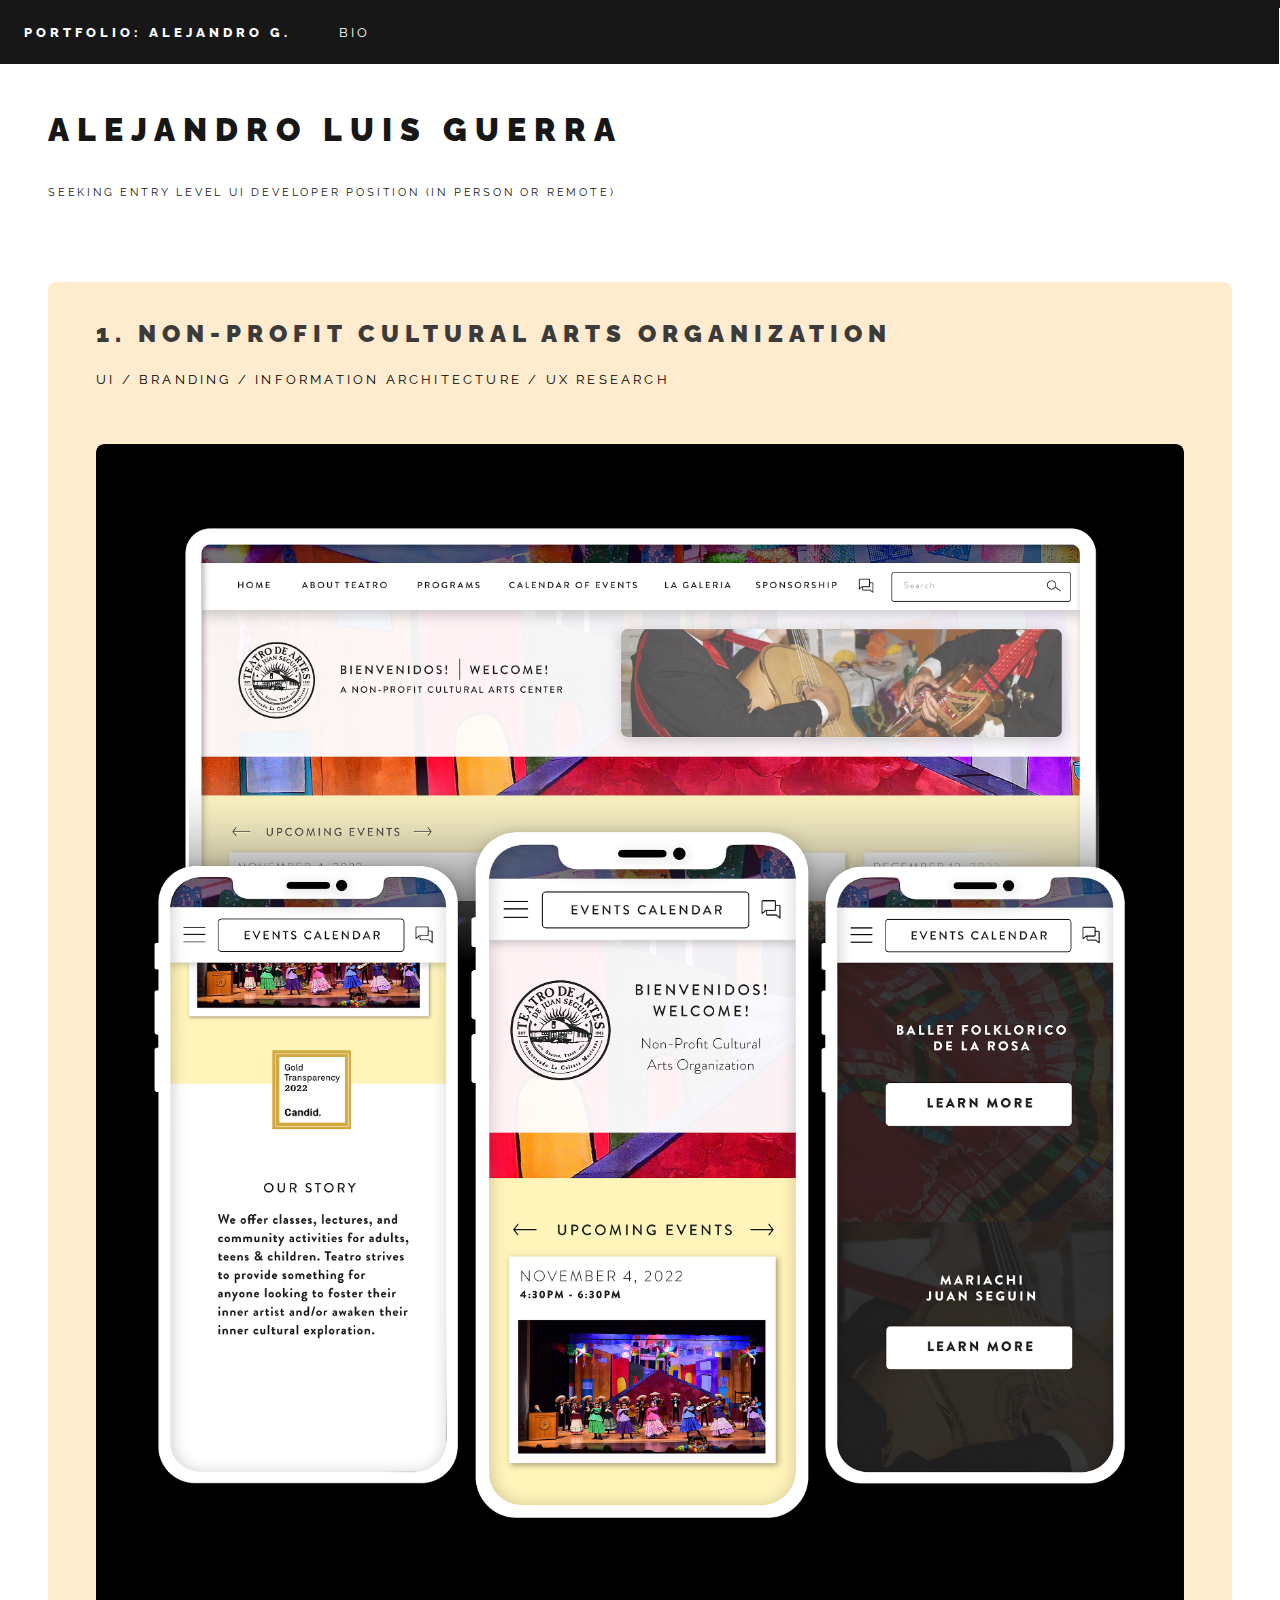
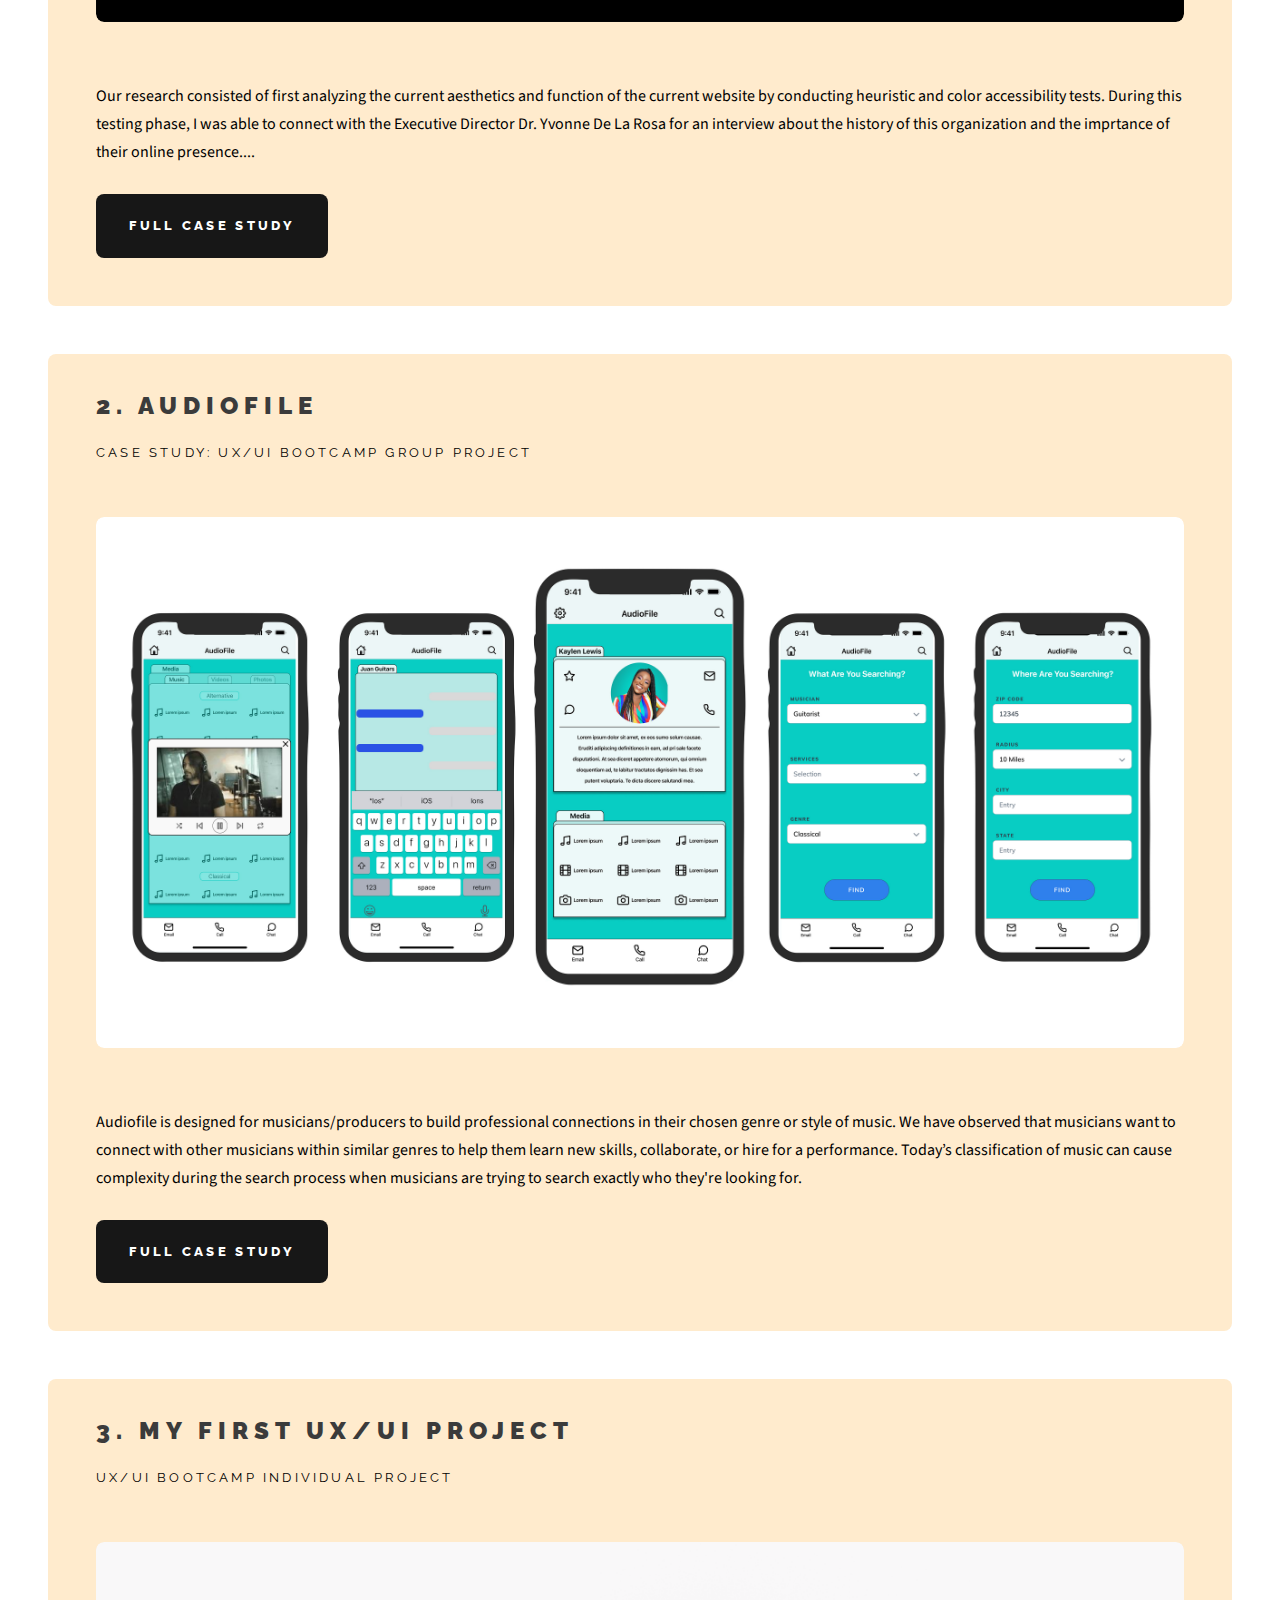
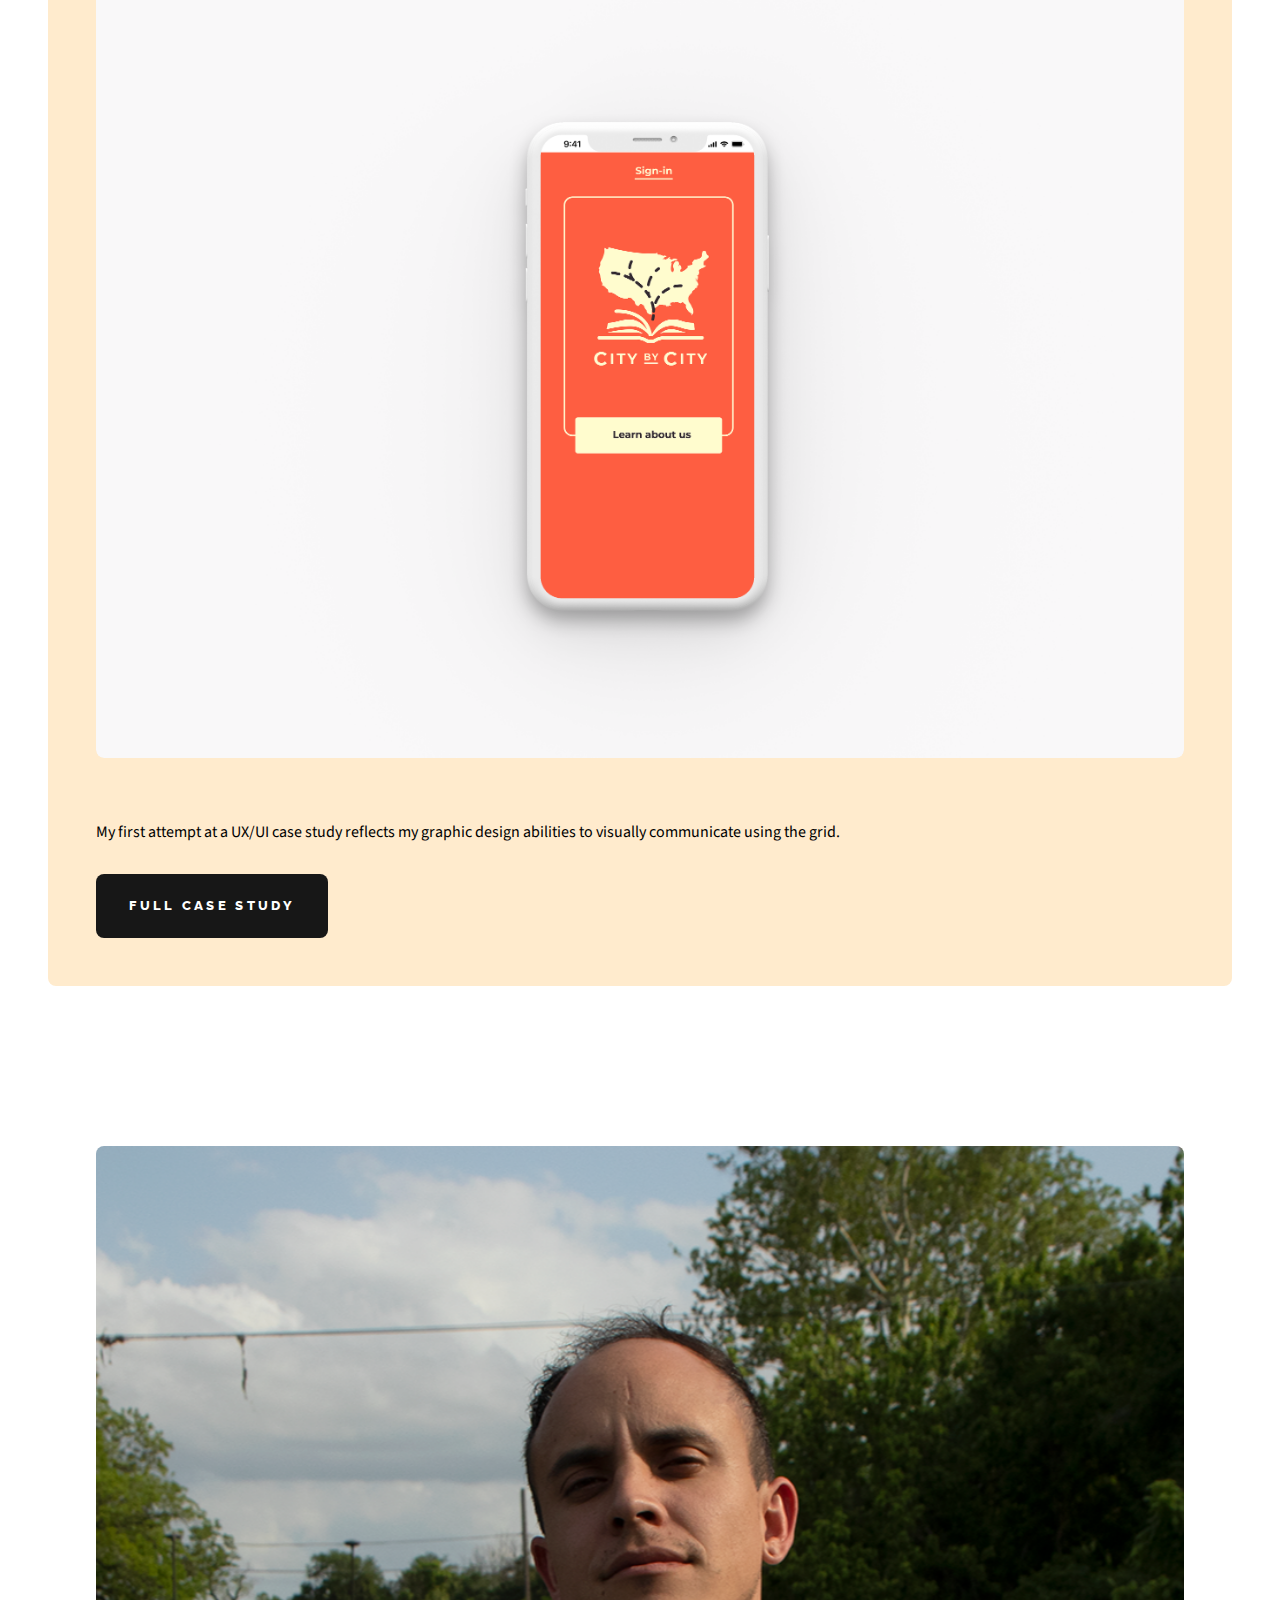
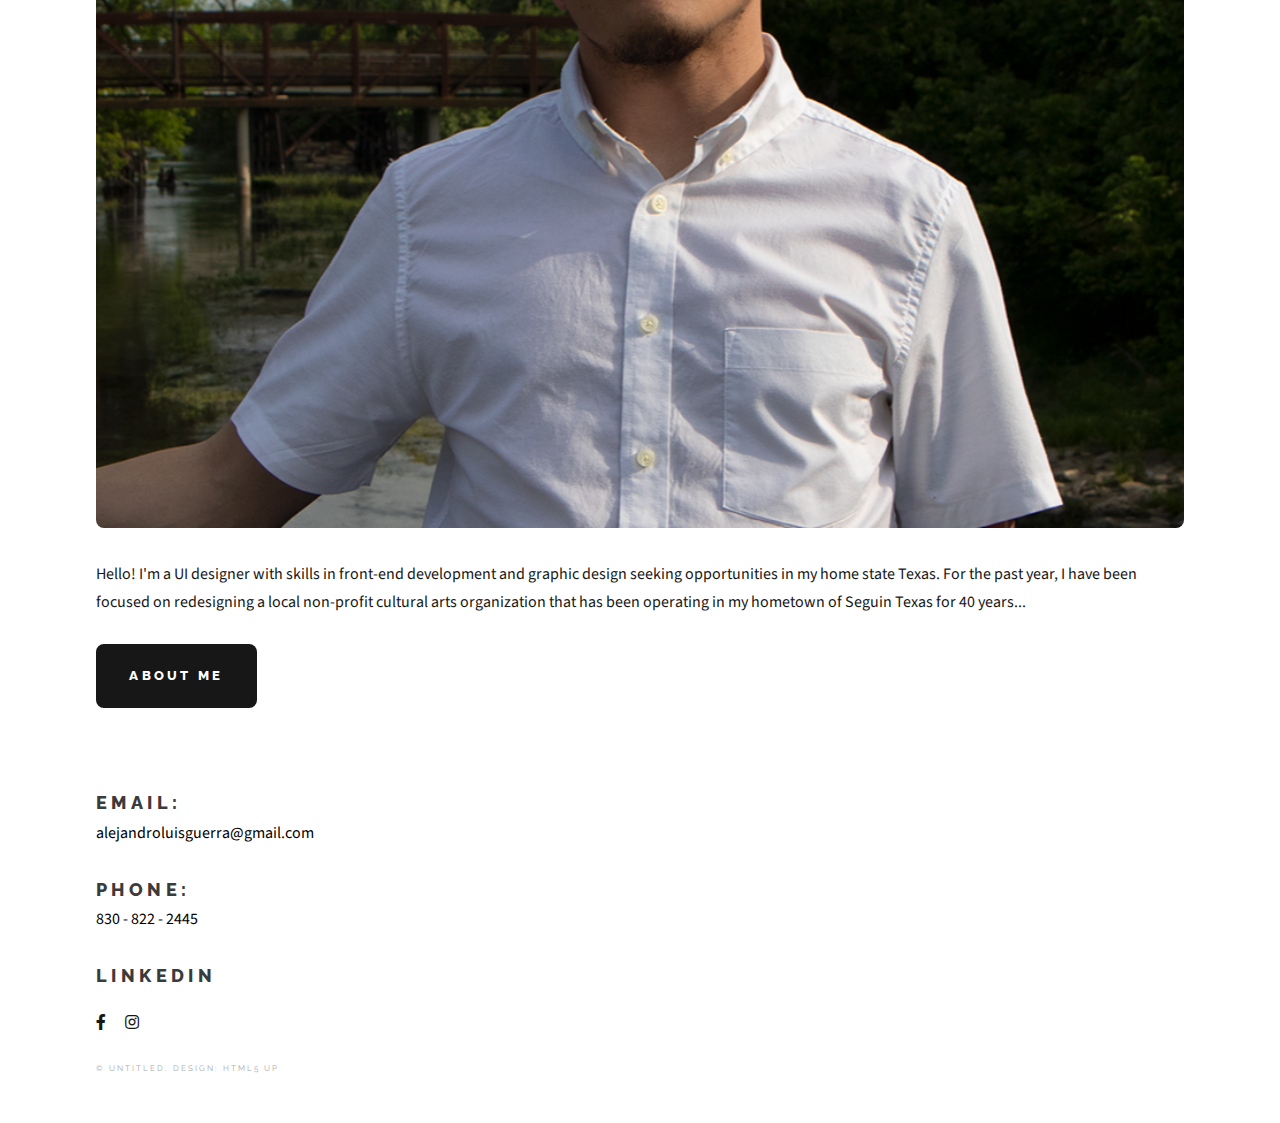
<file: index.html>
<!DOCTYPE HTML>
<!--
	Future Imperfect by HTML5 UP
	html5up.net | @ajlkn
	Free for personal and commercial use under the CCA 3.0 license (html5up.net/license)
-->
<html>
	<head>
		<title>Alejandro L. Guerra UX/UI Portfolio</title>
		<meta charset="utf-8" />
		<meta name="viewport" content="width=device-width, initial-scale=1, user-scalable=no" />
		<link rel="stylesheet" href="assets/css/main.css" />
	</head>
	<body class="is-preload">

		<!-- Wrapper -->
			<div id="wrapper">

				<!-- Header -->
					<header id="header">
						<h1><a href="index.html">Portfolio: Alejandro G.</a></h1>
						<nav class="links">
							<ul>
								<li><a href="about.html">Bio</a></li>
								
								
								
								
							</ul>
						</nav>
						<nav class="main">
							<ul>

								<li class="menu">
									<a class="fa-bars" href="#menu">Menu</a>
								</li>
							</ul>
						</nav>
					</header>

				<!-- Menu -->
					<section id="menu">


						<!-- Links -->
							<section>
								<ul class="links">
									<li>
										<a href="single.html">
											<h3>Case Study 1</h3>
											<p>Non-Profit Redesign</p>
										</a>
									</li>
									<li>
										<a href="tamales.html">
											<h3>Case Study 2</h3>
											<p>Classwork: Group</p>
										</a>
									</li>
									<li>
										<a href="citybycity.html">
											<h3>Case Study 3</h3>
											<p>Classwork: Individual</p>
										</a>
									</li>
									<li>
										<a href="about.html">
											<h3>Background/Education</h3>
											<p>About Page</p>
										</a>
									</li>
									<li>
										<a href="resume.html">
											<h3>Skills/Resume</h3>
											<p>Resume Page</p>
										</a>
									</li>
								</ul>
							</section>

						<!-- Actions -->
							<section>
								<ul class="actions stacked">
									<li><a href="contact.html" class="button large fit">Contact</a></li>
								</ul>
							</section>

					</section>

				<!-- Main -->
					
				
				<div id="main">
						<!-- Post -->
						<br><article class="post">
								<header>
									<div class="title">
										<h2><a href="single.html">1. Non-Profit Cultural Arts Organization</a></h2>
										<p>UI / Branding / Information Architecture / UX Research</p>
									</div>

								</header>
								<a href="single.html" class="image featured"><img src="images/Teatroport5.jpg" alt="" /></a>
								<br><p>Our research consisted of first analyzing the current aesthetics and function of the current website by conducting heuristic and color accessibility tests. During this testing phase, I was able to connect with the Executive Director Dr. Yvonne De La Rosa for an interview about the history of this organization and the imprtance of their online presence....
									</p>
									<br><footer>
									<ul class="actions">
										<li><a href="single.html" class="button large">Full Case Study</a></li>
									</ul>
									<ul class="stats">
										<!--<li><a href="#">Download PDF</a></li>-->
									</ul>
								</footer>
							</article>

						<!-- Post -->
							<article class="post">
								<header>
									<div class="title">
										<h2><a href="audiofile.html">2. Audiofile</a></h2>
										<p>Case Study: UX/UI Bootcamp Group Project</p>
									</div>

								</header>
								<a href="audiofile.html" class="image featured"><img src="images/audiofileslide20.jpg" alt="" /></a>
								<br><p>Audiofile is designed for musicians/producers to build professional connections in their chosen genre or style of music. We have observed that musicians want to connect with other musicians within similar genres to help them learn new skills, collaborate, or hire for a performance. Today’s classification of music can cause complexity during the search process when musicians are trying to search exactly who they're looking for.</p>
								<br><footer>
									<ul class="actions">
										<li><a href="audiofile.html" class="button large">Full Case Study</a></li>
									</ul>
									<ul class="stats">
										<!--<li><a href="#">Download PDF</a></li>-->
									</ul>
								</footer>
							</article>

						<!-- Post -->
							<article class="post">
								<header>
									<div class="title">
										<h2><a href="citybycity.html">3. My first UX/UI project</a></h2>
										<p>UX/UI Bootcamp Individual Project</p>
									</div>

								</header>
								<a href="citybycity.html" class="image featured"><img src="images/Scene 6.png" alt="" /></a>
								<br><p>My first attempt at a UX/UI case study reflects my graphic design abilities to visually communicate using the grid.</p>
								<br><footer>
									<ul class="actions">
										<li><a href="citybycity.html" class="button large">Full Case Study</a></li>
									</ul>
									<ul class="stats">
										<!--<li><a href="#">Download PDF</a></li>-->
									</ul>
								</footer>
							</article>

						<!-- Post -->
						<!--
							<article class="post">
								<header>
									<div class="title">
										<h2><a href="#">Elements</a></h2>
										<p>Lorem ipsum dolor amet nullam consequat etiam feugiat</p>
									</div>
									<div class="meta">
										<time class="published" datetime="2015-10-18">October 18, 2015</time>
										<a href="#" class="author"><span class="name">Jane Doe</span><img src="images/avatar.jpg" alt="" /></a>
									</div>
								</header>

								<section>
									<h3>Text</h3>
									<p>This is <b>bold</b> and this is <strong>strong</strong>. This is <i>italic</i> and this is <em>emphasized</em>.
									This is <sup>superscript</sup> text and this is <sub>subscript</sub> text.
									This is <u>underlined</u> and this is code: <code>for (;;) { ... }</code>. Finally, <a href="#">this is a link</a>.</p>
									<hr />
									<p>Nunc lacinia ante nunc ac lobortis. Interdum adipiscing gravida odio porttitor sem non mi integer non faucibus ornare mi ut ante amet placerat aliquet. Volutpat eu sed ante lacinia sapien lorem accumsan varius montes viverra nibh in adipiscing blandit tempus accumsan.</p>
									<hr />
									<h2>Heading Level 2</h2>
									<h3>Heading Level 3</h3>
									<h4>Heading Level 4</h4>
									<hr />
									<h4>Blockquote</h4>
									<blockquote>Fringilla nisl. Donec accumsan interdum nisi, quis tincidunt felis sagittis eget tempus euismod. Vestibulum ante ipsum primis in faucibus vestibulum. Blandit adipiscing eu felis iaculis volutpat ac adipiscing accumsan faucibus. Vestibulum ante ipsum primis in faucibus lorem ipsum dolor sit amet nullam adipiscing eu felis.</blockquote>
									<h4>Preformatted</h4>
									<pre><code>i = 0;

while (!deck.isInOrder()) {
  print 'Iteration ' + i;
  deck.shuffle();
  i++;
}

print 'It took ' + i + ' iterations to sort the deck.';</code></pre>
								</section>

								<section>
									<h3>Lists</h3>
									<div class="row">
										<div class="col-6 col-12-medium">
											<h4>Unordered</h4>
											<ul>
												<li>Dolor pulvinar etiam.</li>
												<li>Sagittis adipiscing.</li>
												<li>Felis enim feugiat.</li>
											</ul>
											<h4>Alternate</h4>
											<ul class="alt">
												<li>Dolor pulvinar etiam.</li>
												<li>Sagittis adipiscing.</li>
												<li>Felis enim feugiat.</li>
											</ul>
										</div>
										<div class="col-6 col-12-medium">
											<h4>Ordered</h4>
											<ol>
												<li>Dolor pulvinar etiam.</li>
												<li>Etiam vel felis viverra.</li>
												<li>Felis enim feugiat.</li>
												<li>Dolor pulvinar etiam.</li>
												<li>Etiam vel felis lorem.</li>
												<li>Felis enim et feugiat.</li>
											</ol>
											<h4>Icons</h4>
											<ul class="icons">
												<li><a href="#" class="icon brands fa-twitter"><span class="label">Twitter</span></a></li>
												<li><a href="#" class="icon brands fa-facebook-f"><span class="label">Facebook</span></a></li>
												<li><a href="#" class="icon brands fa-instagram"><span class="label">Instagram</span></a></li>
												<li><a href="#" class="icon brands fa-github"><span class="label">Github</span></a></li>
											</ul>
										</div>
									</div>
									<h3>Actions</h3>
									<div class="row">
										<div class="col-6 col-12-medium">
											<ul class="actions">
												<li><a href="#" class="button">Default</a></li>
												<li><a href="#" class="button">Default</a></li>
												<li><a href="#" class="button">Default</a></li>
											</ul>
											<ul class="actions small">
												<li><a href="#" class="button small">Small</a></li>
												<li><a href="#" class="button small">Small</a></li>
												<li><a href="#" class="button small">Small</a></li>
											</ul>
											<ul class="actions stacked">
												<li><a href="#" class="button">Default</a></li>
												<li><a href="#" class="button">Default</a></li>
												<li><a href="#" class="button">Default</a></li>
											</ul>
											<ul class="actions stacked">
												<li><a href="#" class="button small">Small</a></li>
												<li><a href="#" class="button small">Small</a></li>
												<li><a href="#" class="button small">Small</a></li>
											</ul>
										</div>
										<div class="col-6 col-12-medium">
											<ul class="actions stacked">
												<li><a href="#" class="button fit">Default</a></li>
												<li><a href="#" class="button fit">Default</a></li>
											</ul>
											<ul class="actions stacked">
												<li><a href="#" class="button small fit">Small</a></li>
												<li><a href="#" class="button small fit">Small</a></li>
											</ul>
										</div>
									</div>
								</section>

								<section>
									<h3>Table</h3>
									<h4>Default</h4>
									<div class="table-wrapper">
										<table>
											<thead>
												<tr>
													<th>Name</th>
													<th>Description</th>
													<th>Price</th>
												</tr>
											</thead>
											<tbody>
												<tr>
													<td>Item One</td>
													<td>Ante turpis integer aliquet porttitor.</td>
													<td>29.99</td>
												</tr>
												<tr>
													<td>Item Two</td>
													<td>Vis ac commodo adipiscing arcu aliquet.</td>
													<td>19.99</td>
												</tr>
												<tr>
													<td>Item Three</td>
													<td> Morbi faucibus arcu accumsan lorem.</td>
													<td>29.99</td>
												</tr>
												<tr>
													<td>Item Four</td>
													<td>Vitae integer tempus condimentum.</td>
													<td>19.99</td>
												</tr>
												<tr>
													<td>Item Five</td>
													<td>Ante turpis integer aliquet porttitor.</td>
													<td>29.99</td>
												</tr>
											</tbody>
											<tfoot>
												<tr>
													<td colspan="2"></td>
													<td>100.00</td>
												</tr>
											</tfoot>
										</table>
									</div>

									<h4>Alternate</h4>
									<div class="table-wrapper">
										<table class="alt">
											<thead>
												<tr>
													<th>Name</th>
													<th>Description</th>
													<th>Price</th>
												</tr>
											</thead>
											<tbody>
												<tr>
													<td>Item One</td>
													<td>Ante turpis integer aliquet porttitor.</td>
													<td>29.99</td>
												</tr>
												<tr>
													<td>Item Two</td>
													<td>Vis ac commodo adipiscing arcu aliquet.</td>
													<td>19.99</td>
												</tr>
												<tr>
													<td>Item Three</td>
													<td> Morbi faucibus arcu accumsan lorem.</td>
													<td>29.99</td>
												</tr>
												<tr>
													<td>Item Four</td>
													<td>Vitae integer tempus condimentum.</td>
													<td>19.99</td>
												</tr>
												<tr>
													<td>Item Five</td>
													<td>Ante turpis integer aliquet porttitor.</td>
													<td>29.99</td>
												</tr>
											</tbody>
											<tfoot>
												<tr>
													<td colspan="2"></td>
													<td>100.00</td>
												</tr>
											</tfoot>
										</table>
									</div>
								</section>

								<section>
									<h3>Buttons</h3>
									<ul class="actions">
										<li><a href="#" class="button large">Large</a></li>
										<li><a href="#" class="button">Default</a></li>
										<li><a href="#" class="button small">Small</a></li>
									</ul>
									<ul class="actions fit">
										<li><a href="#" class="button fit">Fit</a></li>
										<li><a href="#" class="button fit">Fit</a></li>
										<li><a href="#" class="button fit">Fit</a></li>
									</ul>
									<ul class="actions fit small">
										<li><a href="#" class="button fit small">Fit + Small</a></li>
										<li><a href="#" class="button fit small">Fit + Small</a></li>
										<li><a href="#" class="button fit small">Fit + Small</a></li>
									</ul>
									<ul class="actions">
										<li><a href="#" class="button icon solid fa-download">Icon</a></li>
										<li><a href="#" class="button icon solid fa-upload">Icon</a></li>
										<li><a href="#" class="button icon solid fa-save">Icon</a></li>
									</ul>
									<ul class="actions">
										<li><span class="button disabled">Disabled</span></li>
										<li><span class="button disabled icon solid fa-download">Disabled</span></li>
									</ul>
								</section>

								<section>
									<h3>Form</h3>
									<form method="post" action="#">
										<div class="row gtr-uniform">
											<div class="col-6 col-12-xsmall">
												<input type="text" name="demo-name" id="demo-name" value="" placeholder="Name" />
											</div>
											<div class="col-6 col-12-xsmall">
												<input type="email" name="demo-email" id="demo-email" value="" placeholder="Email" />
											</div>
											<div class="col-12">
												<select name="demo-category" id="demo-category">
													<option value="">- Category -</option>
													<option value="1">Manufacturing</option>
													<option value="1">Shipping</option>
													<option value="1">Administration</option>
													<option value="1">Human Resources</option>
												</select>
											</div>
											<div class="col-4 col-12-small">
												<input type="radio" id="demo-priority-low" name="demo-priority" checked>
												<label for="demo-priority-low">Low</label>
											</div>
											<div class="col-4 col-12-small">
												<input type="radio" id="demo-priority-normal" name="demo-priority">
												<label for="demo-priority-normal">Normal</label>
											</div>
											<div class="col-4 col-12-small">
												<input type="radio" id="demo-priority-high" name="demo-priority">
												<label for="demo-priority-high">High</label>
											</div>
											<div class="col-6 col-12-small">
												<input type="checkbox" id="demo-copy" name="demo-copy">
												<label for="demo-copy">Email me a copy</label>
											</div>
											<div class="col-6 col-12-small">
												<input type="checkbox" id="demo-human" name="demo-human" checked>
												<label for="demo-human">Not a robot</label>
											</div>
											<div class="col-12">
												<textarea name="demo-message" id="demo-message" placeholder="Enter your message" rows="6"></textarea>
											</div>
											<div class="col-12">
												<ul class="actions">
													<li><input type="submit" value="Send Message" /></li>
													<li><input type="reset" value="Reset" /></li>
												</ul>
											</div>
										</div>
									</form>
								</section>

								<section>
									<h3>Image</h3>
									<h4>Fit</h4>
									<div class="box alt">
										<div class="row gtr-uniform">
											<div class="col-12"><span class="image fit"><img src="images/pic02.jpg" alt="" /></span></div>
											<div class="col-4"><span class="image fit"><img src="images/pic04.jpg" alt="" /></span></div>
											<div class="col-4"><span class="image fit"><img src="images/pic05.jpg" alt="" /></span></div>
											<div class="col-4"><span class="image fit"><img src="images/pic06.jpg" alt="" /></span></div>
											<div class="col-4"><span class="image fit"><img src="images/pic06.jpg" alt="" /></span></div>
											<div class="col-4"><span class="image fit"><img src="images/pic04.jpg" alt="" /></span></div>
											<div class="col-4"><span class="image fit"><img src="images/pic05.jpg" alt="" /></span></div>
											<div class="col-4"><span class="image fit"><img src="images/pic05.jpg" alt="" /></span></div>
											<div class="col-4"><span class="image fit"><img src="images/pic06.jpg" alt="" /></span></div>
											<div class="col-4"><span class="image fit"><img src="images/pic04.jpg" alt="" /></span></div>
										</div>
									</div>
									<h4>Left &amp; Right</h4>
									<p><span class="image left"><img src="images/pic07.jpg" alt="" /></span>Fringilla nisl. Donec accumsan interdum nisi, quis tincidunt felis sagittis eget. tempus euismod. Vestibulum ante ipsum primis in faucibus vestibulum. Blandit adipiscing eu felis iaculis volutpat ac adipiscing accumsan eu faucibus. Integer ac pellentesque praesent tincidunt felis sagittis eget. tempus euismod. Vestibulum ante ipsum primis in faucibus vestibulum. Blandit adipiscing eu felis iaculis volutpat ac adipiscing accumsan eu faucibus. Integer ac pellentesque praesent. Donec accumsan interdum nisi, quis tincidunt felis sagittis eget. tempus euismod. Vestibulum ante ipsum primis in faucibus vestibulum. Blandit adipiscing eu felis iaculis volutpat ac adipiscing accumsan eu faucibus. Integer ac pellentesque praesent tincidunt felis sagittis eget. tempus euismod. Vestibulum ante ipsum primis in faucibus vestibulum. Blandit adipiscing eu felis iaculis volutpat ac adipiscing accumsan eu faucibus. Integer ac pellentesque praesent. Blandit adipiscing eu felis iaculis volutpat ac adipiscing accumsan eu faucibus. Integer ac pellentesque praesent tincidunt felis sagittis eget. tempus euismod. Vestibulum ante ipsum primis in faucibus vestibulum. Blandit adipiscing eu felis iaculis volutpat ac adipiscing accumsan eu faucibus. Integer ac pellentesque praesent.</p>
									<p><span class="image right"><img src="images/pic04.jpg" alt="" /></span>Fringilla nisl. Donec accumsan interdum nisi, quis tincidunt felis sagittis eget. tempus euismod. Vestibulum ante ipsum primis in faucibus vestibulum. Blandit adipiscing eu felis iaculis volutpat ac adipiscing accumsan eu faucibus. Integer ac pellentesque praesent tincidunt felis sagittis eget. tempus euismod. Vestibulum ante ipsum primis in faucibus vestibulum. Blandit adipiscing eu felis iaculis volutpat ac adipiscing accumsan eu faucibus. Integer ac pellentesque praesent. Donec accumsan interdum nisi, quis tincidunt felis sagittis eget. tempus euismod. Vestibulum ante ipsum primis in faucibus vestibulum. Blandit adipiscing eu felis iaculis volutpat ac adipiscing accumsan eu faucibus. Integer ac pellentesque praesent tincidunt felis sagittis eget. tempus euismod. Vestibulum ante ipsum primis in faucibus vestibulum. Blandit adipiscing eu felis iaculis volutpat ac adipiscing accumsan eu faucibus. Integer ac pellentesque praesent. Blandit adipiscing eu felis iaculis volutpat ac adipiscing accumsan eu faucibus. Integer ac pellentesque praesent tincidunt felis sagittis eget. tempus euismod. Vestibulum ante ipsum primis in faucibus vestibulum. Blandit adipiscing eu felis iaculis volutpat ac adipiscing accumsan eu faucibus. Integer ac pellentesque praesent.</p>
								</section>

							</article>
						-->

						<!-- Pagination -->
							<ul class="actions pagination">

							</ul>

					</div>

				<!-- Sidebar -->
					<section id="sidebar">

						<!-- Intro -->
							<div id="intro">
								<header>
									<h2>Alejandro Luis Guerra</h2>
									<p>Seeking entry level UI developer position (In Person or remote)</p>
								</header>
							</div>
							<a class="image featured"><img src="images/profpic (2).png" alt="" /></span></a>
							<div class="blurb">
							
								<p>Hello! I'm a UI designer with skills in front-end development and graphic design seeking opportunities in my home state Texas. For the past year, I have been focused on redesigning a local non-profit cultural arts organization that has been operating in my hometown of Seguin Texas for 40 years...</p>
								<br><ul class="actions">
									<li><a href="about.html" class="button large">About Me</a></li>
								</ul>
							
							
						</div>
						<!-- Mini Posts --> <!--
							<section>
								<div class="mini-posts"> -->



									<!-- Mini Post -->
										<!--<article class="mini-post">
											<header>
												<h3><a href="essay.html">My UX/UI Design Journey</a></h3>
												<p>Personal essay</p>
												
											</header>
											<a href="essay.html" class="image"><img src="images/nitish.jpg" alt="" /></a>
										</article>
									-->
									<!-- Mini Post 
									<article class="mini-post">
										<header>
											<h3><a href="about.html">Background & Education</a></h3>
											<p>About Page</p>
											
										</header>
										<a href="about.html" class="image"><img src="images/utsapic.jpg" alt="" /></a>
									</article>
										-->
									<!-- Mini Post --><!-- 
										<article class="mini-post">
											<header>
												<h3><a href="resume.html">Skills & Resume</a></h3>
												<p>Resume page</p>
												
											</header>
											<a href="resume.html" class="image"><img src="images/programs.jpg" alt="" /></a>
										</article> 
									-->
								<!-- </div>
							</section>  -->

						<!-- About -->


						<!-- Footer -->
							<section id="footer">
								<h2>Email:</h2>
								<p>alejandroluisguerra@gmail.com</p>
								<br><h2>Phone:</h2>
								<p>830 - 822 - 2445</p>
								<br><h2><a href="https://www.linkedin.com/in/alejandroluisguerra/">Linkedin</a></h2>
								<ul class="icons">
								
									<li><a href="https://www.facebook.com/alejandro.l.guerra" class="icon brands fa-facebook-f"><span class="label">Facebook</span></a></li>
									<li><a href="https://www.instagram.com/aluisworks/" class="icon brands fa-instagram"><span class="label">Instagram</span></a></li>

									
								</ul>
								<p class="copyright">&copy; Untitled. Design: <a href="http://html5up.net">HTML5 UP</a></p>
							</section>

					</section>

			</div>

		<!-- Scripts -->
			<script src="assets/js/jquery.min.js"></script>
			<script src="assets/js/browser.min.js"></script>
			<script src="assets/js/breakpoints.min.js"></script>
			<script src="assets/js/util.js"></script>
			<script src="assets/js/main.js"></script>


	</body>
</html>
</file>
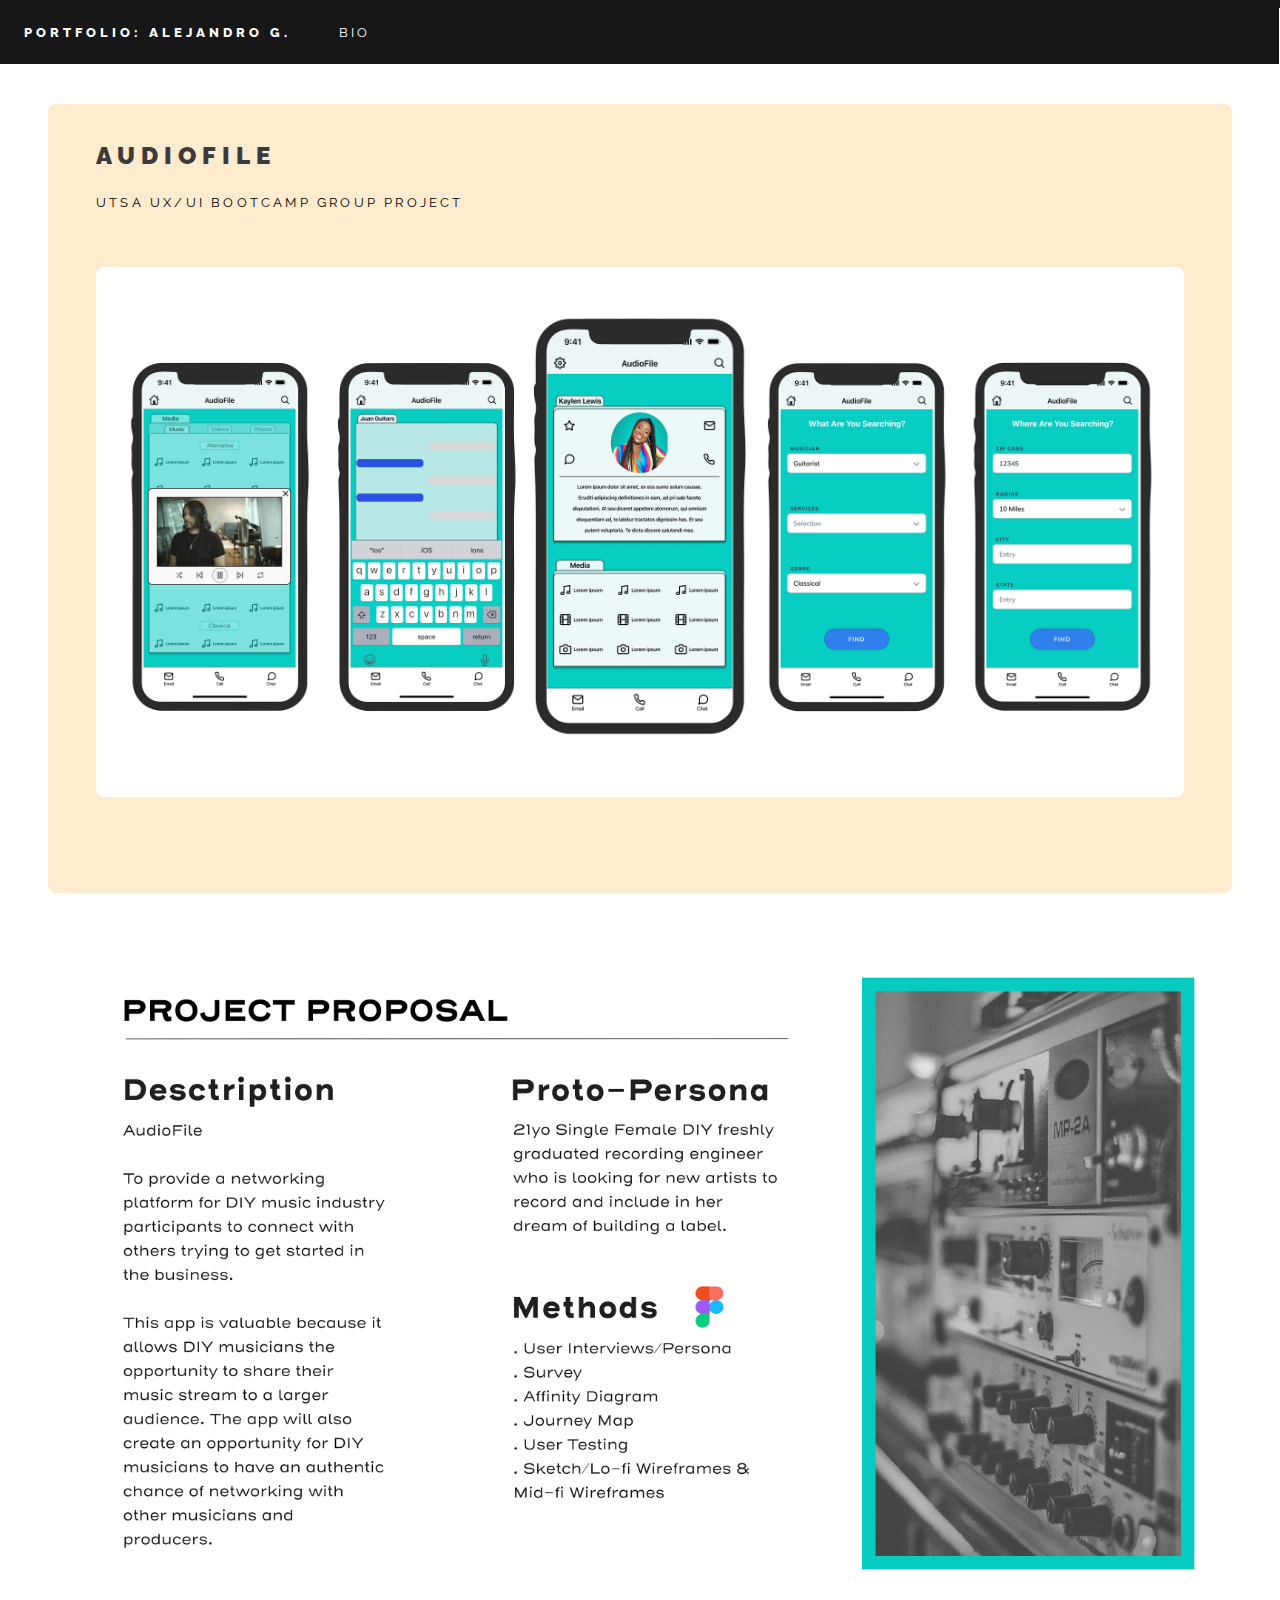
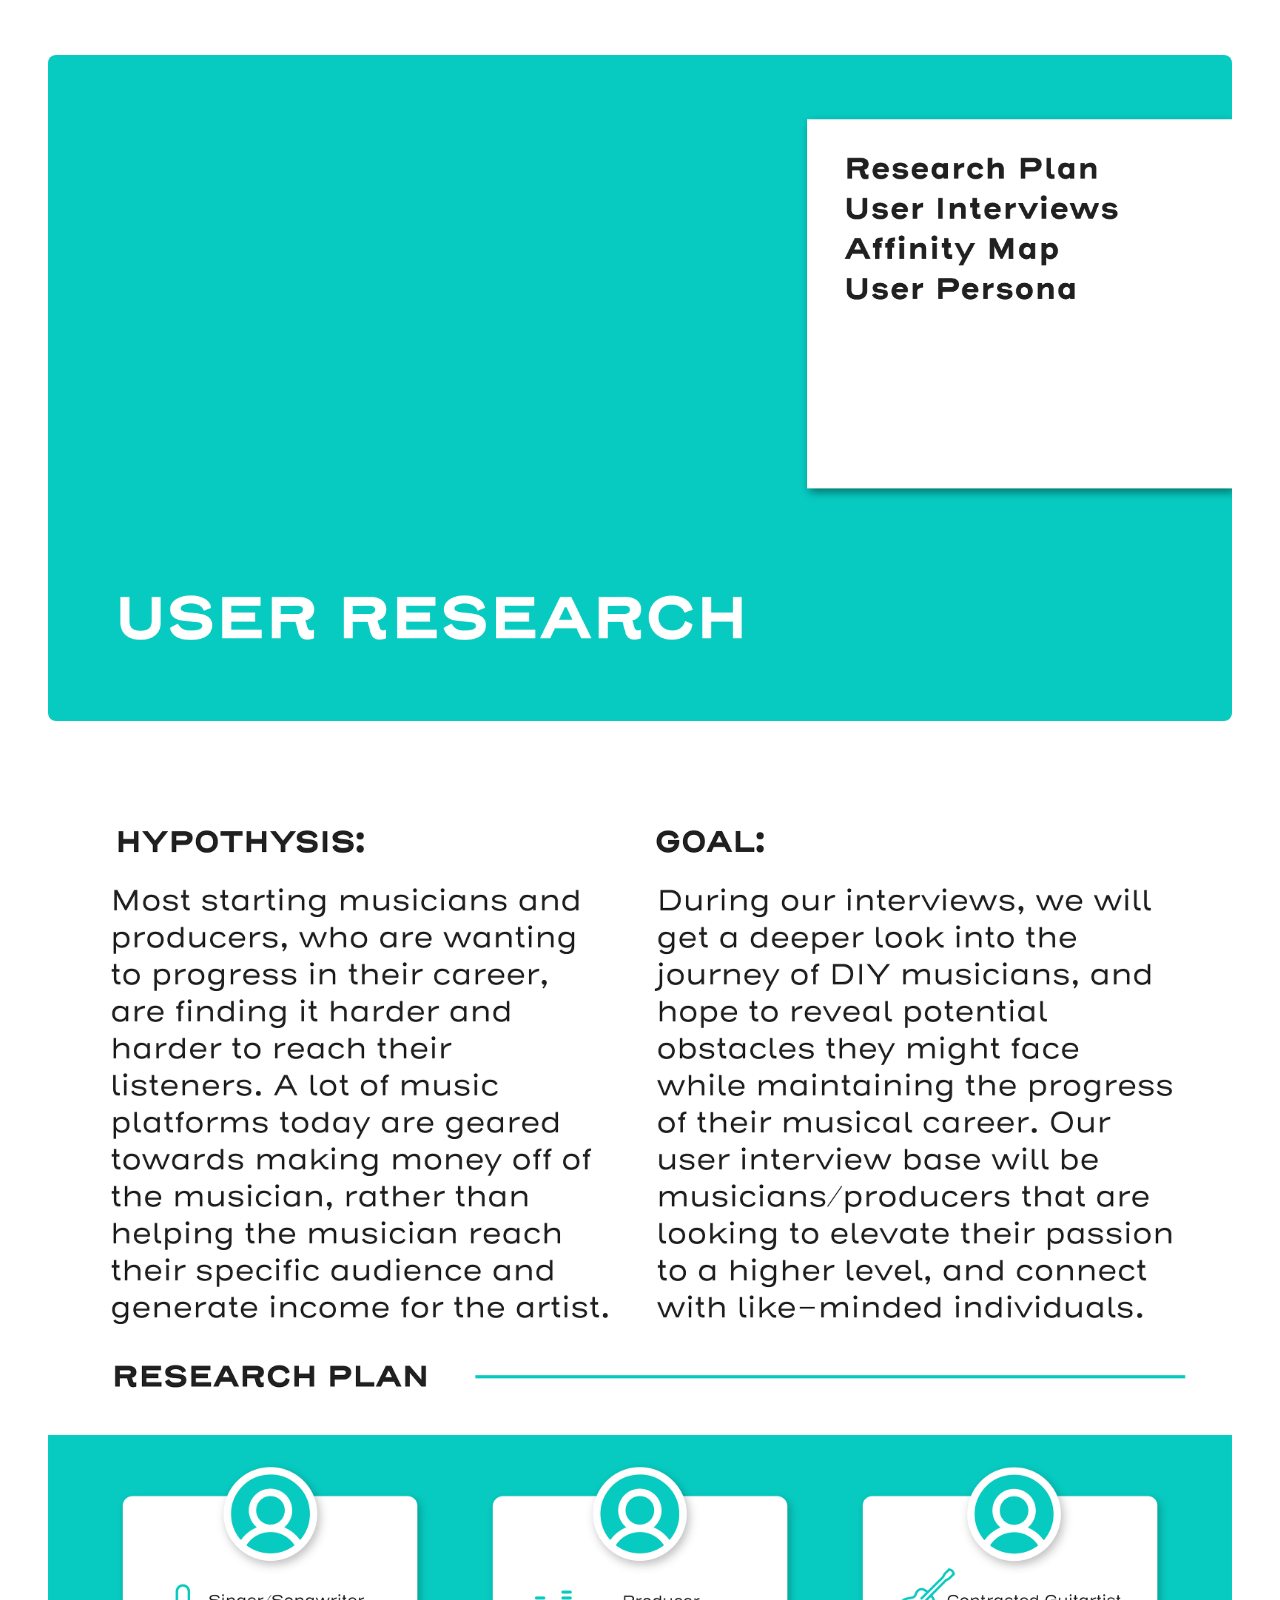
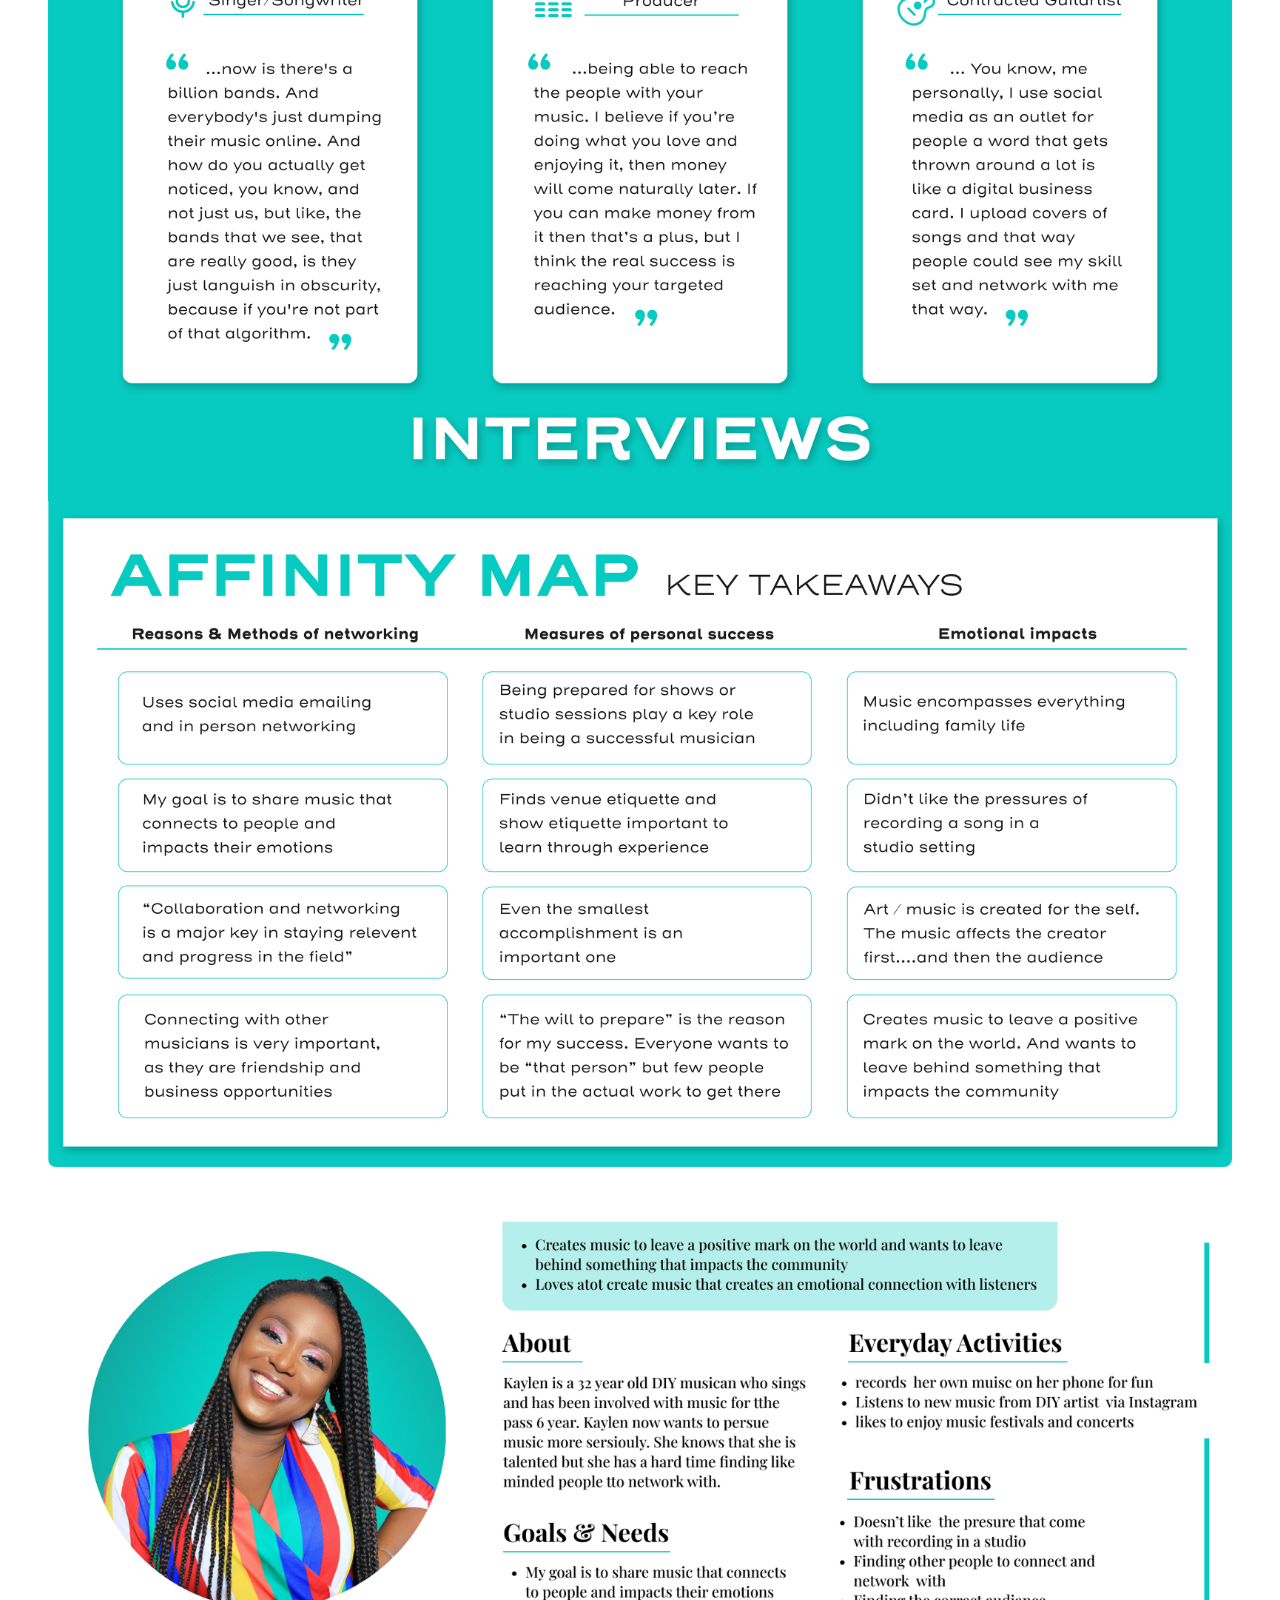
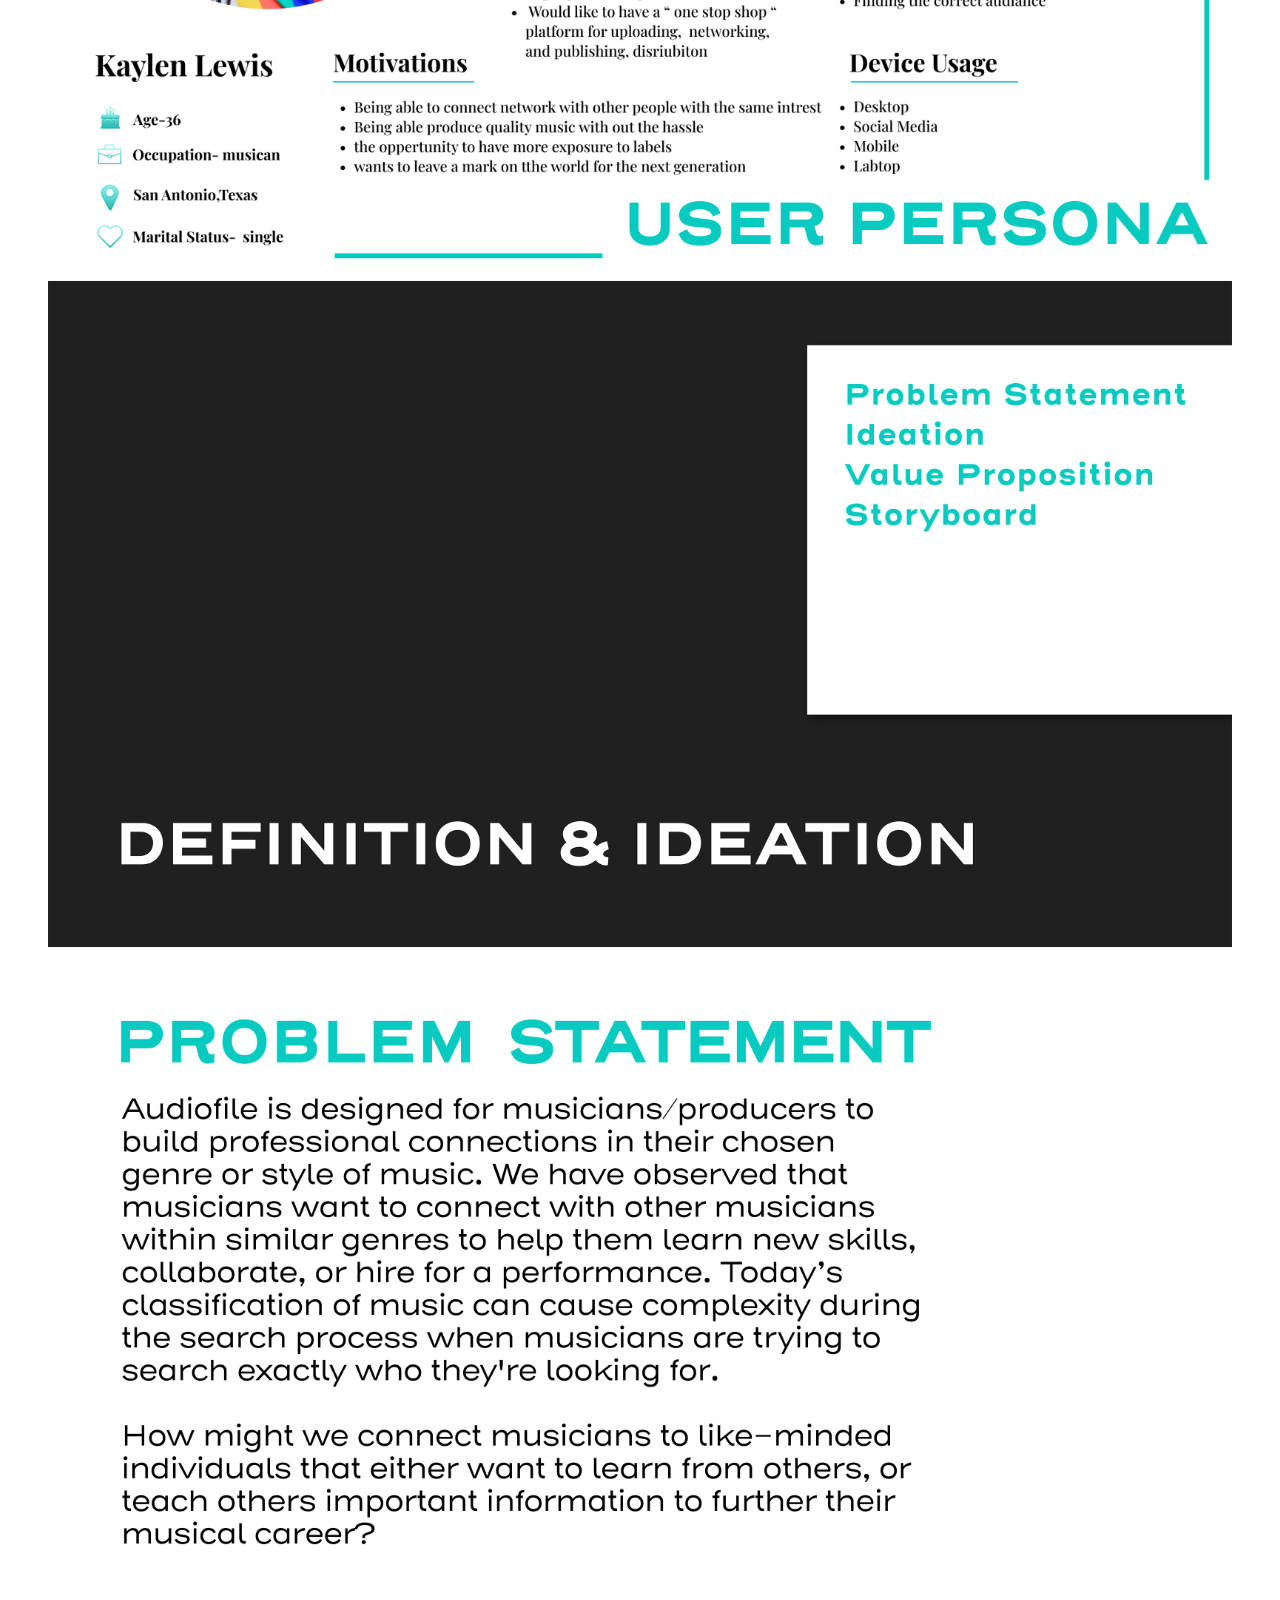
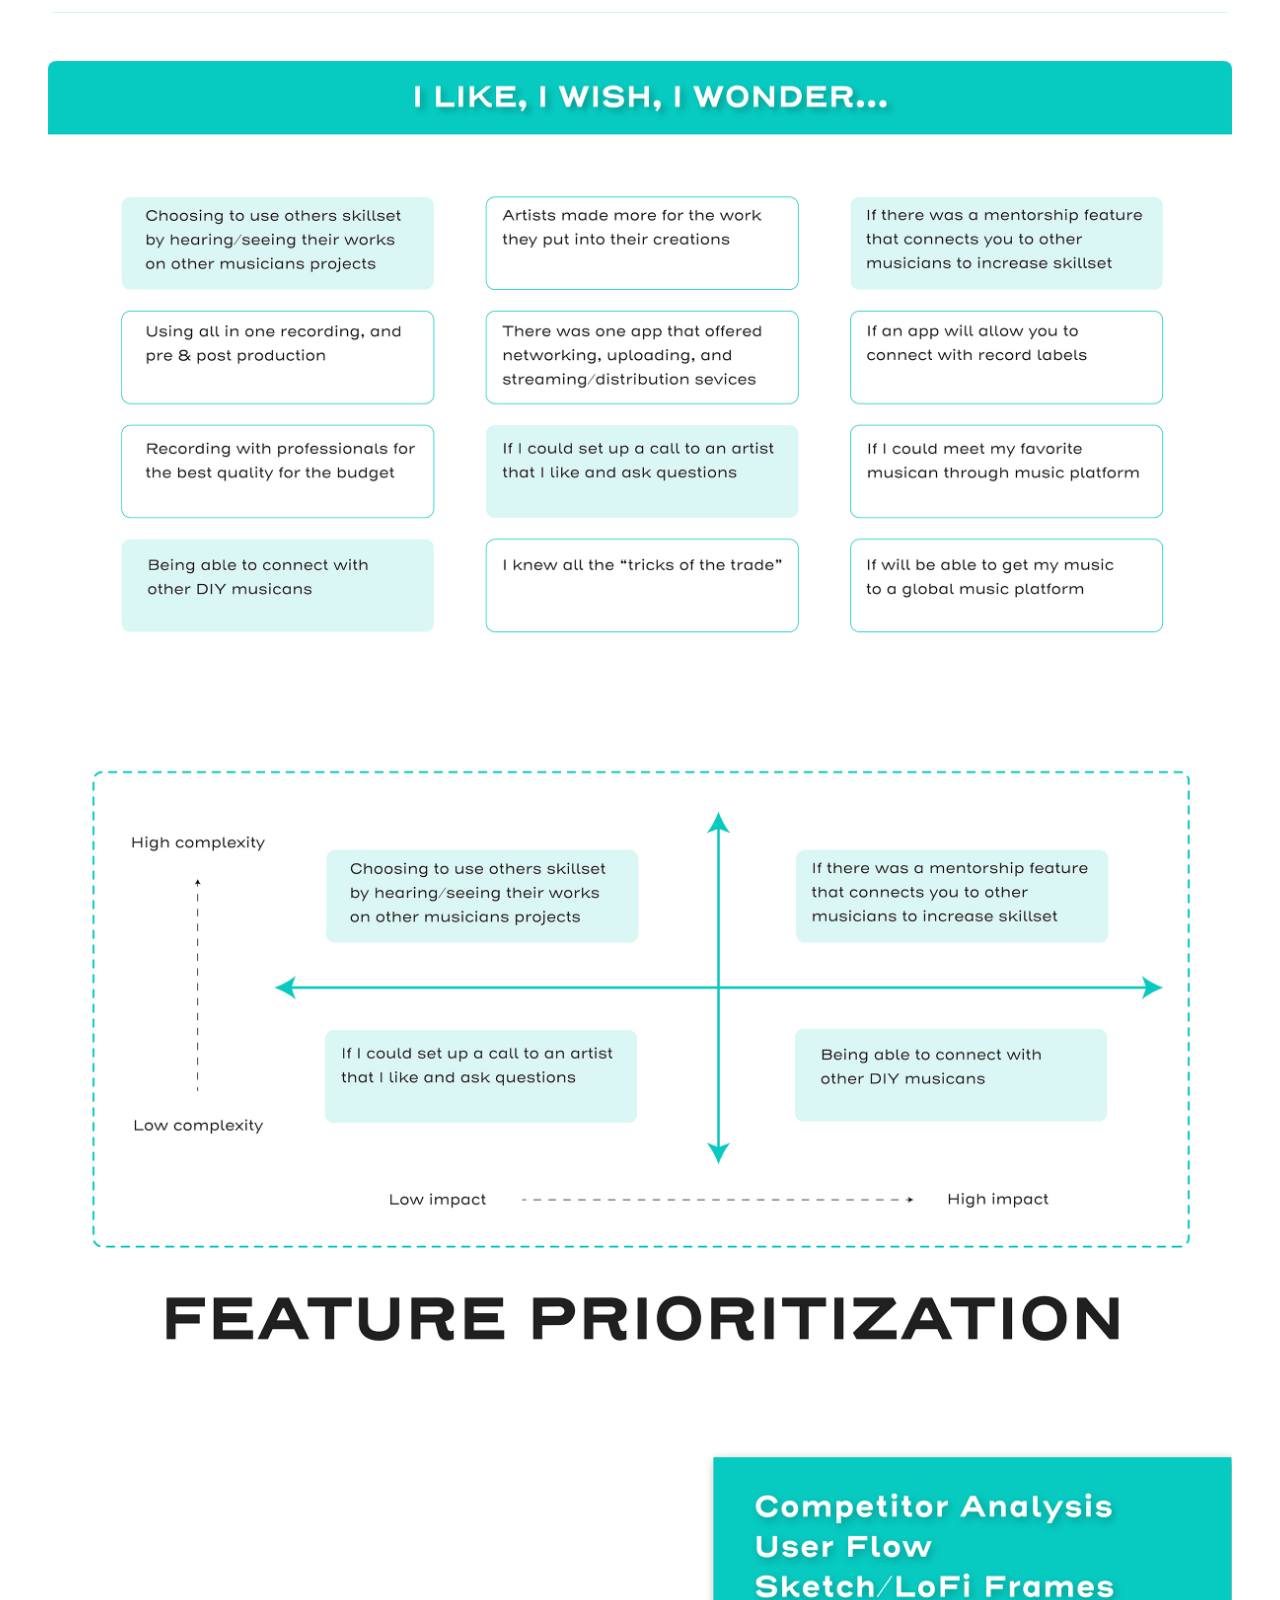
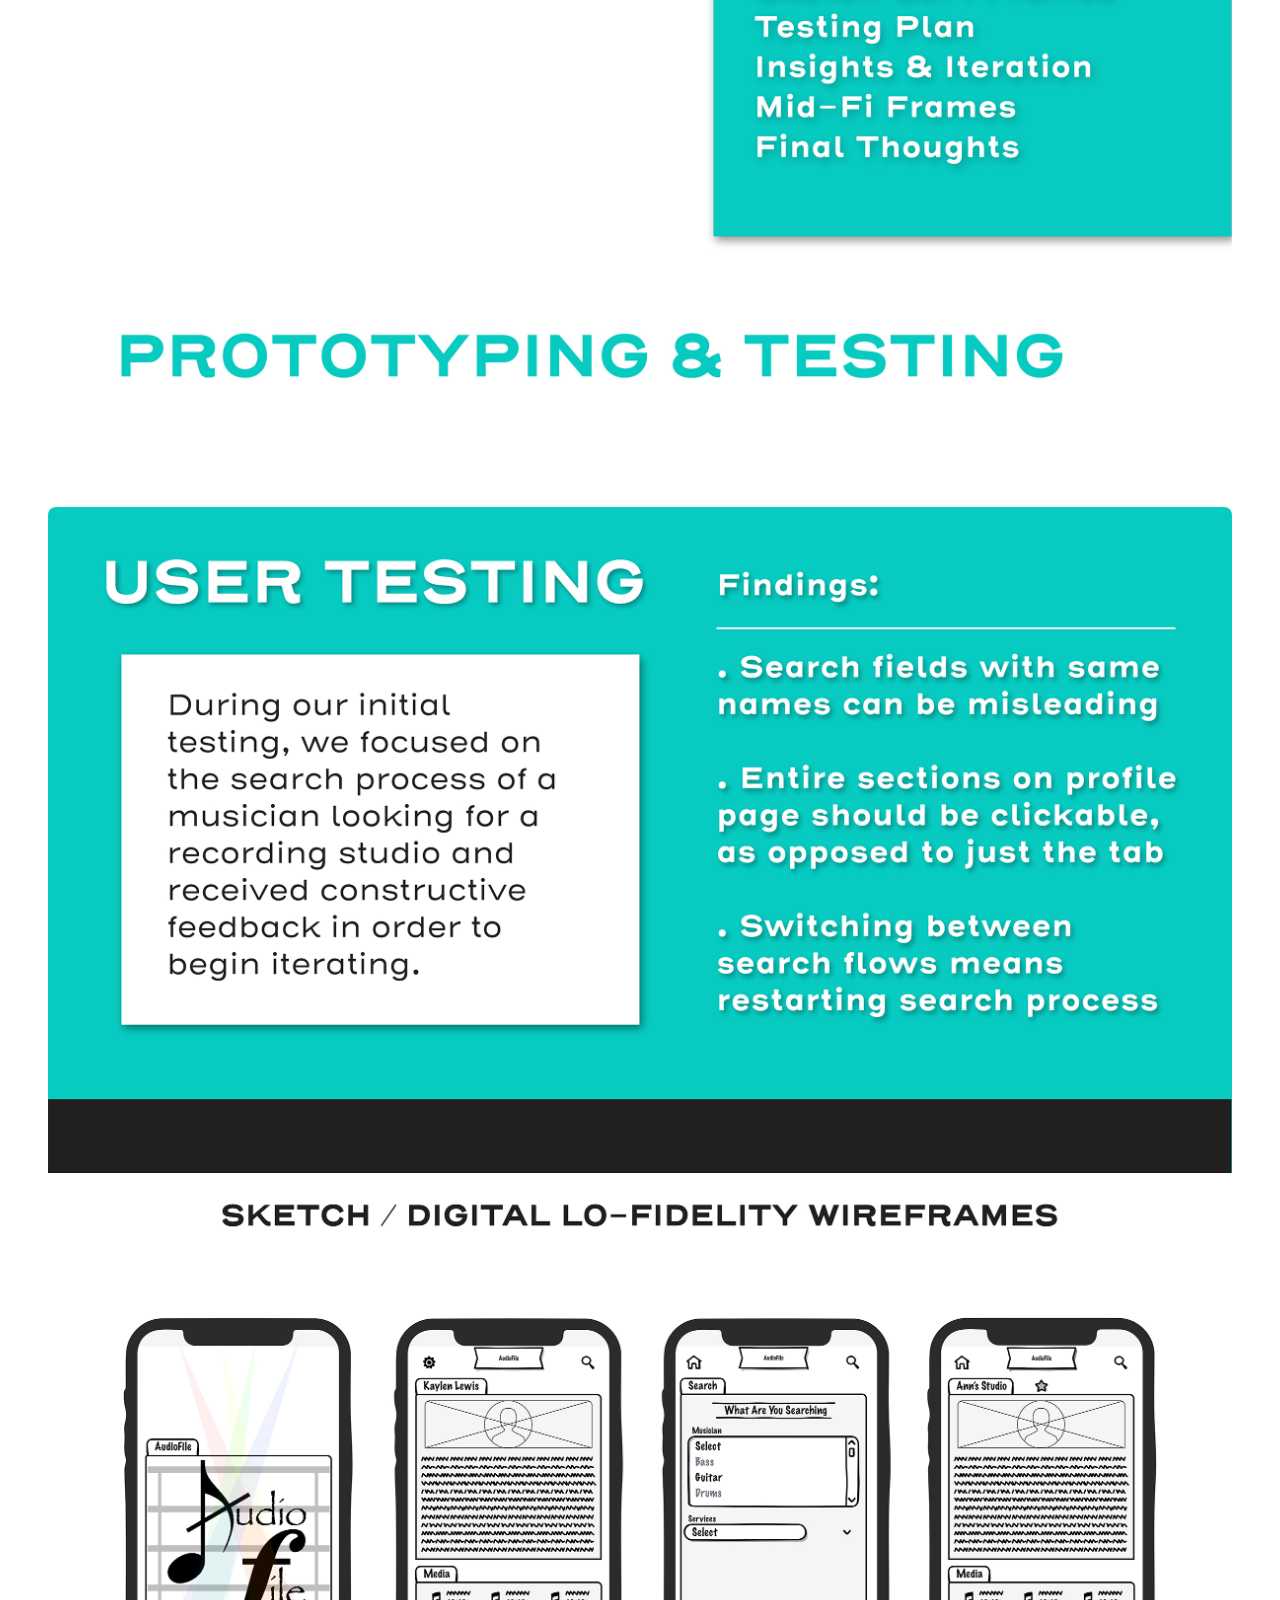
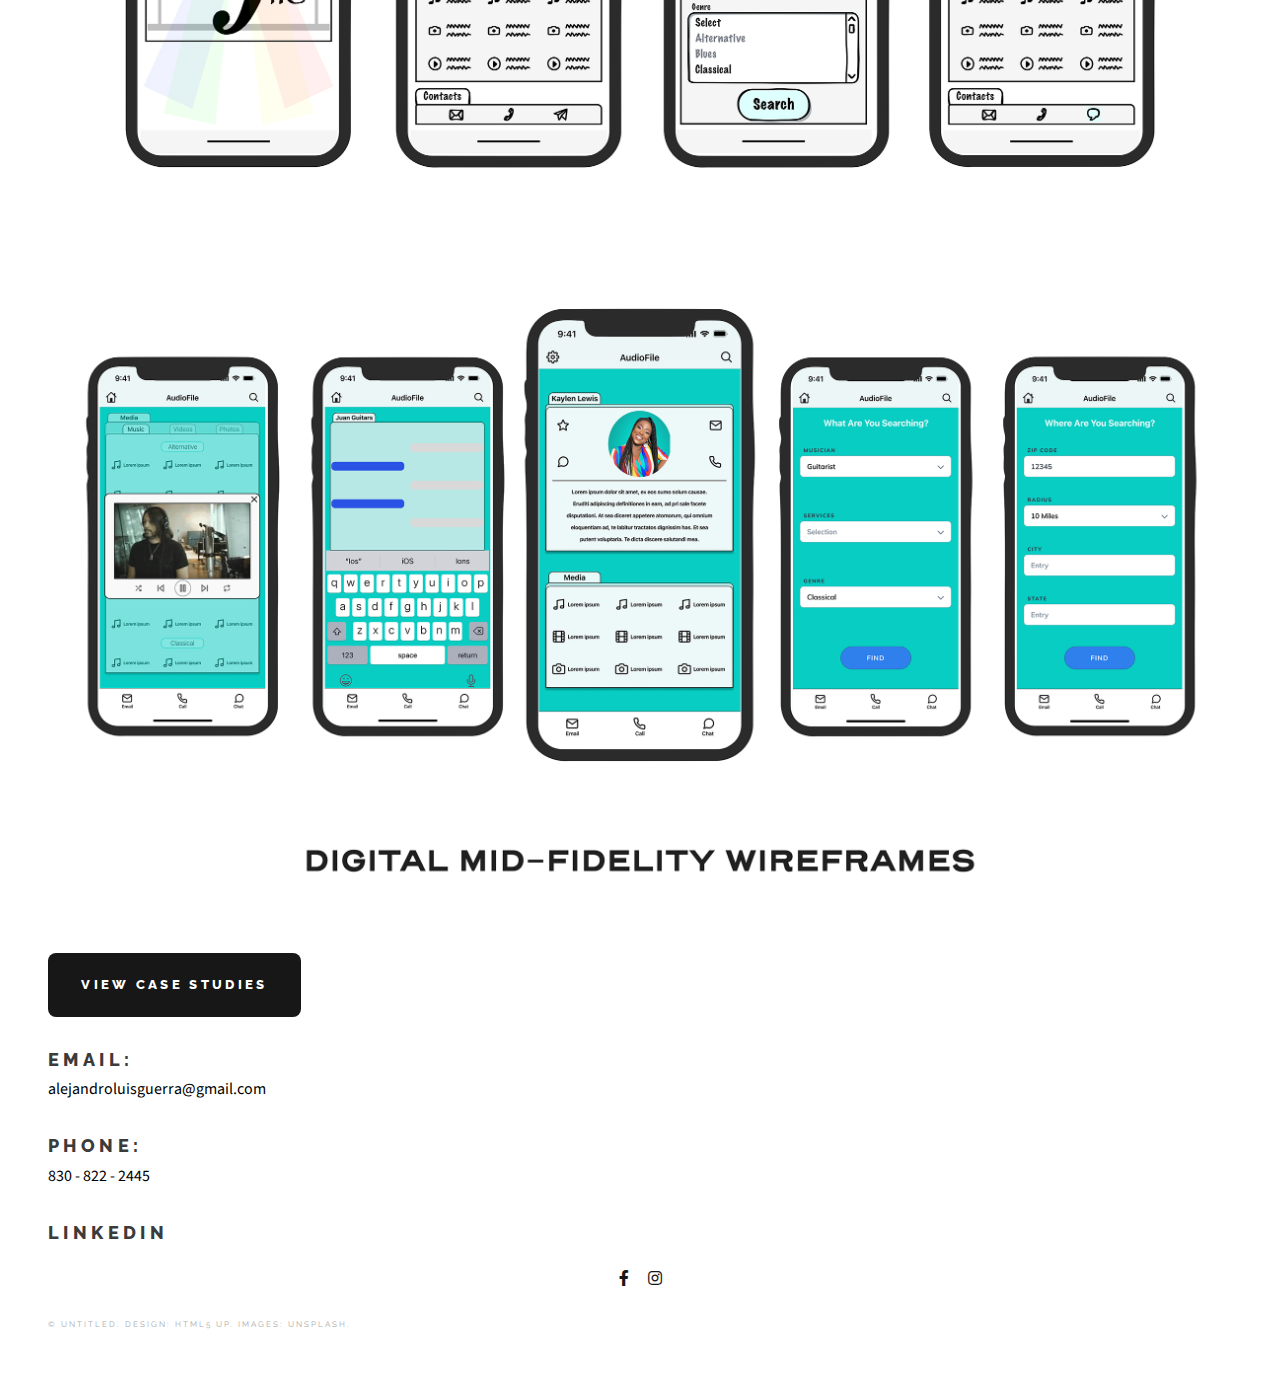
<file: audiofile.html>
<!DOCTYPE HTML>
<!--
	Future Imperfect by HTML5 UP
	html5up.net | @ajlkn
	Free for personal and commercial use under the CCA 3.0 license (html5up.net/license)
-->
<html>
	<head>
		<title>Alejandro L. Guerra UX/UI Portfolio</title>
		<meta charset="utf-8" />
		<meta name="viewport" content="width=device-width, initial-scale=1, user-scalable=no" />
		<link rel="stylesheet" href="assets/css/main.css" />
	</head>
	<body class="single is-preload">

		<!-- Wrapper -->
			<div id="wrapper">

				<!-- Header -->
					<header id="header">
						<h1><a href="index.html">Portfolio: Alejandro G.</a></h1>
						<nav class="links">
							<ul>
								<li><a href="about.html">Bio</a></li>

							</ul>
						</nav>
						<nav class="main">
							<ul>

								<li class="menu">
									<a class="fa-bars" href="#menu">Menu</a>
								</li>
							</ul>
						</nav>
					</header>

				<!-- Menu -->
					<section id="menu">

						<!-- Search -->


						<!-- Links -->
							<section>
								<ul class="links">
									<li>
										<a href="single.html">
											<h3>Case Study 1</h3>
											<p>Non-Profit Redesign</p>
										</a>
									</li>
									<li>
										<a href="tamales.html">
											<h3>Case Study 2</h3>
											<p>Classwork: Group</p>
										</a>
									</li>
                                    <li>
										<a href="citybycity.html">
											<h3>Case Study 3</h3>
											<p>Classwork: Individual</p>
										</a>
									</li>
									<li>
										<a href="about.html">
											<h3>Background/Education</h3>
											<p>About page</p>
										</a>
									</li>
									<li>
										<a href="resume.html">
											<h3>Skills/Resume</h3>
											<p>Resume page</p>
										</a>
									</li>
								</ul>
							</section>

						<!-- Actions -->
							<section>
								<ul class="actions stacked">
									<li><a href="contact.html" class="button large fit">Contact</a></li>
								</ul>
							</section>

					</section>

				<!-- Main -->
					
				<div id="main">

					<!-- Post -->
						<article class="post">
							<header>
								<div class="title">
									<h2><a href="#">AudioFile</a></h2>
									<p>UTSA UX/UI Bootcamp group project</p>
								</div>

							</header>
							<span class="image featured"><img src="images/audiofileslide20.jpg" alt="" /></span>
							
							<footer>
								<ul class="stats">

								</ul>
							</footer>
						</article>

				</div>
				
				
				
				<div id="main">

						<!-- Post -->
                        <section>

                            <a class="image featured"><img src="images/audiofileslide2.jpg" alt="" /></a>
                            <a class="image featured"><img src="images/audiofileslide3.jpg" alt="" /></a>
                            <a class="image featured"><img src="images/audiofileslide4.1.jpg" alt="" /></a>
                            <a class="image featured"><img src="images/audiofileslide7.1.jpg" alt="" /></a>
                            <a class="image featured"><img src="images/audiofileslide10.1.jpg" alt="" /></a>
                            <a class="image featured"><img src="images/audiofileslide17.1.jpg" alt="" /></a>

                        </section>
						<a href="index.html" class="button large">View Case Studies</a><br><br>
					</div>

				<!-- Footer -->
					<section id="footer">
						<h2>Email:</h2>
						<p>alejandroluisguerra@gmail.com</p>
						<br><h2>Phone:</h2>
						<p>830 - 822 - 2445</p>
						<br><h2><a href="https://www.linkedin.com/in/alejandroluisguerra/">Linkedin</a></h2>
						<ul class="icons">
					
							<li><a href="https://www.facebook.com/alejandro.l.guerra" class="icon brands fa-facebook-f"><span class="label">Facebook</span></a></li>
							<li><a href="https://www.instagram.com/aluisworks/" class="icon brands fa-instagram"><span class="label">Instagram</span></a></li>
						</ul>
						<p class="copyright">&copy; Untitled. Design: <a href="http://html5up.net">HTML5 UP</a>. Images: <a href="http://unsplash.com">Unsplash</a>.</p>
					</section>

			</div>

		<!-- Scripts -->
			<script src="assets/js/jquery.min.js"></script>
			<script src="assets/js/browser.min.js"></script>
			<script src="assets/js/breakpoints.min.js"></script>
			<script src="assets/js/util.js"></script>
			<script src="assets/js/main.js"></script>

	</body>
</html>
</file>
<file: assets/css/main.css>
@import url(fontawesome-all.min.css);
@import url("https://fonts.googleapis.com/css?family=Source+Sans+Pro:400,700|Raleway:400,800,900");

/*
	Future Imperfect by HTML5 UP
	html5up.net | @ajlkn
	Free for personal and commercial use under the CCA 3.0 license (html5up.net/license)
*/

html, body, div, span, applet, object,
iframe, h1, h2, h3, h4, h5, h6, p, blockquote,
pre, a, abbr, acronym, address, big, cite,
code, del, dfn, em, img, ins, kbd, q, s, samp,
small, strike, strong, sub, sup, tt, var, b,
u, i, center, dl, dt, dd, ol, ul, li, fieldset,
form, label, legend, table, caption, tbody,
tfoot, thead, tr, th, td, article, aside,
canvas, details, embed, figure, figcaption,
footer, header, hgroup, menu, nav, output, ruby,
section, summary, time, mark, audio, video {
	margin: 0;
	padding: 0;
	border: 0;
	font-size: 100%;
	font: inherit;
	vertical-align: baseline;}

article, aside, details, figcaption, figure,
footer, header, hgroup, menu, nav, section {
	display: block;}

body {
	line-height: 1;
}

ol, ul {
	list-style: none;
}

blockquote, q {
	quotes: none;
}

	blockquote:before, blockquote:after, q:before, q:after {
		content: '';
		content: none;
	}

table {
	border-collapse: collapse;
	border-spacing: 0;
}

body {
	-webkit-text-size-adjust: none;
}

mark {
	background-color: transparent;
	color: inherit;
}

input::-moz-focus-inner {
	border: 0;
	padding: 0;
}

input, select, textarea {
	-moz-appearance: none;
	-webkit-appearance: none;
	-ms-appearance: none;
	appearance: none;
}

/* Basic */

	@-ms-viewport {
		width: device-width;
	}

	body {
		-ms-overflow-style: scrollbar;
	}

	@media screen and (max-width: 480px) {

		html, body {
			min-width: 320px;
		}

	}

	html {
		box-sizing: border-box;
	}

	*, *:before, *:after {
		box-sizing: inherit;
	}

	body {
		background: #ffffffef;
	}

		body.is-preload *, body.is-preload *:before, body.is-preload *:after {
			-moz-animation: none !important;
			-webkit-animation: none !important;
			-ms-animation: none !important;
			animation: none !important;
			-moz-transition: none !important;
			-webkit-transition: none !important;
			-ms-transition: none !important;
			transition: none !important;
		}

/* Type */

	body, input, select, textarea {
		color: #171717;
		font-family: "Source Sans Pro", Helvetica, sans-serif;
		font-size: 14pt;
		font-weight: 400;
		line-height: 1.75;
	}

		@media screen and (max-width: 1680px) {

			body, input, select, textarea {
				font-size: 12pt;
			}

		}

		@media screen and (max-width: 1280px) {

			body, input, select, textarea {
				font-size: 12pt;
			}

		}

		@media screen and (max-width: 980px) {

			body, input, select, textarea {
				font-size: 12pt;
			}

		}

		@media screen and (max-width: 736px) {

			body, input, select, textarea {
				font-size: 12pt;
			}

		}

		@media screen and (max-width: 480px) {

			body, input, select, textarea {
				font-size: 12pt;
			}

		}

	a {
		-moz-transition: color 0.2s ease, border-bottom-color 0.2s ease;
		-webkit-transition: color 0.2s ease, border-bottom-color 0.2s ease;
		-ms-transition: color 0.2s ease, border-bottom-color 0.2s ease;
		transition: color 0.2s ease, border-bottom-color 0.2s ease;
		border-bottom: dotted 0px rgba(160, 160, 160, 0.342);
		color: inherit;
		text-decoration: none;
	}

		a:before {
			-moz-transition: color 0.2s ease;
			-webkit-transition: color 0.2s ease;
			-ms-transition: color 0.2s ease;
			transition: color 0.2s ease;
		}

		a:hover {
			border-bottom-color: transparent;
			color: #777777 !important;
		}

			a:hover:before {
				color: #ffebcd !important;
			}

	strong, b {
		color: #171717;
		font-weight: 700;
	}

	em, i {
		font-style: italic;
	}

	p {
		margin: -1em 0 0 0;
		color: #000000;
		text-align: left;
	}

	h1, h2, h3, h4, h5, h6 {
		color: #3b3b3b;
		font-family: "Raleway", Helvetica, sans-serif;
		font-weight: 800;
		letter-spacing: 0.25em;
		line-height: 1.65;
		margin: 0 0 1em 0;
		text-transform: uppercase;
	}

		h1 a, h2 a, h3 a, h4 a, h5 a, h6 a {
			color: inherit;
			border-bottom: 0;
		}

	h2 {
		font-size: 1.1em;
		text-align: left;

	}

	h3 {
		font-size: 0.9em;
		text-align: left;

	}

	h4 {
		font-size: 0.7em;
	}

	h5 {
		font-size: 0.7em;
	}

	h6 {
		font-size: 0.7em;
	}

	sub {
		font-size: 0.8em;
		position: relative;
		top: 0.5em;
	}

	sup {
		font-size: 0.8em;
		position: relative;
		top: -0.5em;
	}

	blockquote {
		border-left: solid 4px rgba(160, 160, 160, 0.3);
		font-style: italic;
		margin: 0 0 2em 0;
		padding: 0.5em 0 0.5em 2em;
	}

	code {
		background: rgba(160, 160, 160, 0.075);
		border: solid 1px rgba(160, 160, 160, 0.3);
		font-family: "Courier New", monospace;
		font-size: 0.9em;
		margin: 0 0.25em;
		padding: 0.25em 0.65em;
	}

	pre {
		-webkit-overflow-scrolling: touch;
		font-family: "Courier New", monospace;
		font-size: 0.9em;
		margin: 0 0 2em 0;
	}

		pre code {
			display: block;
			line-height: 1.75em;
			padding: 1em 1.5em;
			overflow-x: auto;
		}

	hr {
		border: 0;
		border-bottom: solid 1px rgba(160, 160, 160, 0.3);
		margin: 2em 0;
	}

		hr.major {
			margin: 3em 0;
		}

	.align-left {
		text-align: left;
	}

	.align-center {
		text-align: center;
	}

	.align-right {
		text-align: right;
	}

/* Row */

	.row {
		display: flex;
		flex-wrap: wrap;
		box-sizing: border-box;
		align-items: stretch;
	}

		.row > * {
			box-sizing: border-box;
		}

		.row.gtr-uniform > * > :last-child {
			margin-bottom: 0;
		}

		.row.aln-left {
			justify-content: flex-start;
		}

		.row.aln-center {
			justify-content: center;
		}

		.row.aln-right {
			justify-content: flex-end;
		}

		.row.aln-top {
			align-items: flex-start;
		}

		.row.aln-middle {
			align-items: center;
		}

		.row.aln-bottom {
			align-items: flex-end;
		}

		.row > .imp {
			order: -1;
		}

		.row > .col-1 {
			width: 8.33333%;
		}

		.row > .off-1 {
			margin-left: 8.33333%;
		}

		.row > .col-2 {
			width: 16.66667%;
		}

		.row > .off-2 {
			margin-left: 16.66667%;
		}

		.row > .col-3 {
			width: 25%;
		}

		.row > .off-3 {
			margin-left: 25%;
		}

		.row > .col-4 {
			width: 33.33333%;
		}

		.row > .off-4 {
			margin-left: 33.33333%;
		}

		.row > .col-5 {
			width: 41.66667%;
		}

		.row > .off-5 {
			margin-left: 41.66667%;
		}

		.row > .col-6 {
			width: 50%;
		}

		.row > .off-6 {
			margin-left: 50%;
		}

		.row > .col-7 {
			width: 58.33333%;
		}

		.row > .off-7 {
			margin-left: 58.33333%;
		}

		.row > .col-8 {
			width: 66.66667%;
		}

		.row > .off-8 {
			margin-left: 66.66667%;
		}

		.row > .col-9 {
			width: 75%;
		}

		.row > .off-9 {
			margin-left: 75%;
		}

		.row > .col-10 {
			width: 83.33333%;
		}

		.row > .off-10 {
			margin-left: 83.33333%;
		}

		.row > .col-11 {
			width: 91.66667%;
		}

		.row > .off-11 {
			margin-left: 91.66667%;
		}

		.row > .col-12 {
			width: 100%;
		}

		.row > .off-12 {
			margin-left: 100%;
		}

		.row.gtr-0 {
			margin-top: 0;
			margin-left: 0em;
		}

			.row.gtr-0 > * {
				padding: 0 0 0 0em;
			}

			.row.gtr-0.gtr-uniform {
				margin-top: 0em;
			}

				.row.gtr-0.gtr-uniform > * {
					padding-top: 0em;
				}

		.row.gtr-25 {
			margin-top: 0;
			margin-left: -0.25em;
		}

			.row.gtr-25 > * {
				padding: 0 0 0 0.25em;
			}

			.row.gtr-25.gtr-uniform {
				margin-top: -0.25em;
			}

				.row.gtr-25.gtr-uniform > * {
					padding-top: 0.25em;
				}

		.row.gtr-50 {
			margin-top: 0;
			margin-left: -0.5em;
		}

			.row.gtr-50 > * {
				padding: 0 0 0 0.5em;
			}

			.row.gtr-50.gtr-uniform {
				margin-top: -0.5em;
			}

				.row.gtr-50.gtr-uniform > * {
					padding-top: 0.5em;
				}

		.row {
			margin-top: 0;
			margin-left: -1em;
		}

			.row > * {
				padding: 0 0 0 1em;
			}

			.row.gtr-uniform {
				margin-top: -1em;
			}

				.row.gtr-uniform > * {
					padding-top: 1em;
				}

		.row.gtr-150 {
			margin-top: 0;
			margin-left: -1.5em;
		}

			.row.gtr-150 > * {
				padding: 0 0 0 1.5em;
			}

			.row.gtr-150.gtr-uniform {
				margin-top: -1.5em;
			}

				.row.gtr-150.gtr-uniform > * {
					padding-top: 1.5em;
				}

		.row.gtr-200 {
			margin-top: 0;
			margin-left: -2em;
		}

			.row.gtr-200 > * {
				padding: 0 0 0 2em;
			}

			.row.gtr-200.gtr-uniform {
				margin-top: -2em;
			}

				.row.gtr-200.gtr-uniform > * {
					padding-top: 2em;
				}

		@media screen and (max-width: 1680px) {

			.row {
				display: flex;
				flex-wrap: wrap;
				box-sizing: border-box;
				align-items: stretch;
			}

				.row > * {
					box-sizing: border-box;
				}

				.row.gtr-uniform > * > :last-child {
					margin-bottom: 0;
				}

				.row.aln-left {
					justify-content: flex-start;
				}

				.row.aln-center {
					justify-content: center;
				}

				.row.aln-right {
					justify-content: flex-end;
				}

				.row.aln-top {
					align-items: flex-start;
				}

				.row.aln-middle {
					align-items: center;
				}

				.row.aln-bottom {
					align-items: flex-end;
				}

				.row > .imp-xlarge {
					order: -1;
				}

				.row > .col-1-xlarge {
					width: 8.33333%;
				}

				.row > .off-1-xlarge {
					margin-left: 8.33333%;
				}

				.row > .col-2-xlarge {
					width: 16.66667%;
				}

				.row > .off-2-xlarge {
					margin-left: 16.66667%;
				}

				.row > .col-3-xlarge {
					width: 25%;
				}

				.row > .off-3-xlarge {
					margin-left: 25%;
				}

				.row > .col-4-xlarge {
					width: 33.33333%;
				}

				.row > .off-4-xlarge {
					margin-left: 33.33333%;
				}

				.row > .col-5-xlarge {
					width: 41.66667%;
				}

				.row > .off-5-xlarge {
					margin-left: 41.66667%;
				}

				.row > .col-6-xlarge {
					width: 50%;
				}

				.row > .off-6-xlarge {
					margin-left: 50%;
				}

				.row > .col-7-xlarge {
					width: 58.33333%;
				}

				.row > .off-7-xlarge {
					margin-left: 58.33333%;
				}

				.row > .col-8-xlarge {
					width: 66.66667%;
				}

				.row > .off-8-xlarge {
					margin-left: 66.66667%;
				}

				.row > .col-9-xlarge {
					width: 75%;
				}

				.row > .off-9-xlarge {
					margin-left: 75%;
				}

				.row > .col-10-xlarge {
					width: 83.33333%;
				}

				.row > .off-10-xlarge {
					margin-left: 83.33333%;
				}

				.row > .col-11-xlarge {
					width: 91.66667%;
				}

				.row > .off-11-xlarge {
					margin-left: 91.66667%;
				}

				.row > .col-12-xlarge {
					width: 100%;
				}

				.row > .off-12-xlarge {
					margin-left: 100%;
				}

				.row.gtr-0 {
					margin-top: 0;
					margin-left: 0em;
				}

					.row.gtr-0 > * {
						padding: 0 0 0 0em;
					}

					.row.gtr-0.gtr-uniform {
						margin-top: 0em;
					}

						.row.gtr-0.gtr-uniform > * {
							padding-top: 0em;
						}

				.row.gtr-25 {
					margin-top: 0;
					margin-left: -0.25em;
				}

					.row.gtr-25 > * {
						padding: 0 0 0 0.25em;
					}

					.row.gtr-25.gtr-uniform {
						margin-top: -0.25em;
					}

						.row.gtr-25.gtr-uniform > * {
							padding-top: 0.25em;
						}

				.row.gtr-50 {
					margin-top: 0;
					margin-left: -0.5em;
				}

					.row.gtr-50 > * {
						padding: 0 0 0 0.5em;
					}

					.row.gtr-50.gtr-uniform {
						margin-top: -0.5em;
					}

						.row.gtr-50.gtr-uniform > * {
							padding-top: 0.5em;
						}

				.row {
					margin-top: 0;
					margin-left: -1em;
				}

					.row > * {
						padding: 0 0 0 1em;
					}

					.row.gtr-uniform {
						margin-top: -1em;
					}

						.row.gtr-uniform > * {
							padding-top: 1em;
						}

				.row.gtr-150 {
					margin-top: 0;
					margin-left: -1.5em;
				}

					.row.gtr-150 > * {
						padding: 0 0 0 1.5em;
					}

					.row.gtr-150.gtr-uniform {
						margin-top: -1.5em;
					}

						.row.gtr-150.gtr-uniform > * {
							padding-top: 1.5em;
						}

				.row.gtr-200 {
					margin-top: 0;
					margin-left: -2em;
				}

					.row.gtr-200 > * {
						padding: 0 0 0 2em;
					}

					.row.gtr-200.gtr-uniform {
						margin-top: -2em;
					}

						.row.gtr-200.gtr-uniform > * {
							padding-top: 2em;
						}

		}

		@media screen and (max-width: 1280px) {

			.row {
				display: flex;
				flex-wrap: wrap;
				box-sizing: border-box;
				align-items: stretch;
			}

				.row > * {
					box-sizing: border-box;
				}

				.row.gtr-uniform > * > :last-child {
					margin-bottom: 0;
				}

				.row.aln-left {
					justify-content: flex-start;
				}

				.row.aln-center {
					justify-content: center;
				}

				.row.aln-right {
					justify-content: flex-end;
				}

				.row.aln-top {
					align-items: flex-start;
				}

				.row.aln-middle {
					align-items: center;
				}

				.row.aln-bottom {
					align-items: flex-end;
				}

				.row > .imp-large {
					order: -1;
				}

				.row > .col-1-large {
					width: 8.33333%;
				}

				.row > .off-1-large {
					margin-left: 8.33333%;
				}

				.row > .col-2-large {
					width: 16.66667%;
				}

				.row > .off-2-large {
					margin-left: 16.66667%;
				}

				.row > .col-3-large {
					width: 25%;
				}

				.row > .off-3-large {
					margin-left: 25%;
				}

				.row > .col-4-large {
					width: 33.33333%;
				}

				.row > .off-4-large {
					margin-left: 33.33333%;
				}

				.row > .col-5-large {
					width: 41.66667%;
				}

				.row > .off-5-large {
					margin-left: 41.66667%;
				}

				.row > .col-6-large {
					width: 50%;
				}

				.row > .off-6-large {
					margin-left: 50%;
				}

				.row > .col-7-large {
					width: 58.33333%;
				}

				.row > .off-7-large {
					margin-left: 58.33333%;
				}

				.row > .col-8-large {
					width: 66.66667%;
				}

				.row > .off-8-large {
					margin-left: 66.66667%;
				}

				.row > .col-9-large {
					width: 75%;
				}

				.row > .off-9-large {
					margin-left: 75%;
				}

				.row > .col-10-large {
					width: 83.33333%;
				}

				.row > .off-10-large {
					margin-left: 83.33333%;
				}

				.row > .col-11-large {
					width: 91.66667%;
				}

				.row > .off-11-large {
					margin-left: 91.66667%;
				}

				.row > .col-12-large {
					width: 100%;
				}

				.row > .off-12-large {
					margin-left: 100%;
				}

				.row.gtr-0 {
					margin-top: 0;
					margin-left: 0em;
				}

					.row.gtr-0 > * {
						padding: 0 0 0 0em;
					}

					.row.gtr-0.gtr-uniform {
						margin-top: 0em;
					}

						.row.gtr-0.gtr-uniform > * {
							padding-top: 0em;
						}

				.row.gtr-25 {
					margin-top: 0;
					margin-left: -0.25em;
				}

					.row.gtr-25 > * {
						padding: 0 0 0 0.25em;
					}

					.row.gtr-25.gtr-uniform {
						margin-top: -0.25em;
					}

						.row.gtr-25.gtr-uniform > * {
							padding-top: 0.25em;
						}

				.row.gtr-50 {
					margin-top: 0;
					margin-left: -0.5em;
				}

					.row.gtr-50 > * {
						padding: 0 0 0 0.5em;
					}

					.row.gtr-50.gtr-uniform {
						margin-top: -0.5em;
					}

						.row.gtr-50.gtr-uniform > * {
							padding-top: 0.5em;
						}

				.row {
					margin-top: 0;
					margin-left: -1em;
				}

					.row > * {
						padding: 0 0 0 1em;
					}

					.row.gtr-uniform {
						margin-top: -1em;
					}

						.row.gtr-uniform > * {
							padding-top: 1em;
						}

				.row.gtr-150 {
					margin-top: 0;
					margin-left: -1.5em;
				}

					.row.gtr-150 > * {
						padding: 0 0 0 1.5em;
					}

					.row.gtr-150.gtr-uniform {
						margin-top: -1.5em;
					}

						.row.gtr-150.gtr-uniform > * {
							padding-top: 1.5em;
						}

				.row.gtr-200 {
					margin-top: 0;
					margin-left: -2em;
				}

					.row.gtr-200 > * {
						padding: 0 0 0 2em;
					}

					.row.gtr-200.gtr-uniform {
						margin-top: -2em;
					}

						.row.gtr-200.gtr-uniform > * {
							padding-top: 2em;
						}

		}

		@media screen and (max-width: 980px) {

			.row {
				display: flex;
				flex-wrap: wrap;
				box-sizing: border-box;
				align-items: stretch;
			}

				.row > * {
					box-sizing: border-box;
				}

				.row.gtr-uniform > * > :last-child {
					margin-bottom: 0;
				}

				.row.aln-left {
					justify-content: flex-start;
				}

				.row.aln-center {
					justify-content: center;
				}

				.row.aln-right {
					justify-content: flex-end;
				}

				.row.aln-top {
					align-items: flex-start;
				}

				.row.aln-middle {
					align-items: center;
				}

				.row.aln-bottom {
					align-items: flex-end;
				}

				.row > .imp-medium {
					order: -1;
				}

				.row > .col-1-medium {
					width: 8.33333%;
				}

				.row > .off-1-medium {
					margin-left: 8.33333%;
				}

				.row > .col-2-medium {
					width: 16.66667%;
				}

				.row > .off-2-medium {
					margin-left: 16.66667%;
				}

				.row > .col-3-medium {
					width: 25%;
				}

				.row > .off-3-medium {
					margin-left: 25%;
				}

				.row > .col-4-medium {
					width: 33.33333%;
				}

				.row > .off-4-medium {
					margin-left: 33.33333%;
				}

				.row > .col-5-medium {
					width: 41.66667%;
				}

				.row > .off-5-medium {
					margin-left: 41.66667%;
				}

				.row > .col-6-medium {
					width: 50%;
				}

				.row > .off-6-medium {
					margin-left: 50%;
				}

				.row > .col-7-medium {
					width: 58.33333%;
				}

				.row > .off-7-medium {
					margin-left: 58.33333%;
				}

				.row > .col-8-medium {
					width: 66.66667%;
				}

				.row > .off-8-medium {
					margin-left: 66.66667%;
				}

				.row > .col-9-medium {
					width: 75%;
				}

				.row > .off-9-medium {
					margin-left: 75%;
				}

				.row > .col-10-medium {
					width: 83.33333%;
				}

				.row > .off-10-medium {
					margin-left: 83.33333%;
				}

				.row > .col-11-medium {
					width: 91.66667%;
				}

				.row > .off-11-medium {
					margin-left: 91.66667%;
				}

				.row > .col-12-medium {
					width: 100%;
				}

				.row > .off-12-medium {
					margin-left: 100%;
				}

				.row.gtr-0 {
					margin-top: 0;
					margin-left: 0em;
				}

					.row.gtr-0 > * {
						padding: 0 0 0 0em;
					}

					.row.gtr-0.gtr-uniform {
						margin-top: 0em;
					}

						.row.gtr-0.gtr-uniform > * {
							padding-top: 0em;
						}

				.row.gtr-25 {
					margin-top: 0;
					margin-left: -0.25em;
				}

					.row.gtr-25 > * {
						padding: 0 0 0 0.25em;
					}

					.row.gtr-25.gtr-uniform {
						margin-top: -0.25em;
					}

						.row.gtr-25.gtr-uniform > * {
							padding-top: 0.25em;
						}

				.row.gtr-50 {
					margin-top: 0;
					margin-left: -0.5em;
				}

					.row.gtr-50 > * {
						padding: 0 0 0 0.5em;
					}

					.row.gtr-50.gtr-uniform {
						margin-top: -0.5em;
					}

						.row.gtr-50.gtr-uniform > * {
							padding-top: 0.5em;
						}

				.row {
					margin-top: 0;
					margin-left: -1em;
				}

					.row > * {
						padding: 0 0 0 1em;
					}

					.row.gtr-uniform {
						margin-top: -1em;
					}

						.row.gtr-uniform > * {
							padding-top: 1em;
						}

				.row.gtr-150 {
					margin-top: 0;
					margin-left: -1.5em;
				}

					.row.gtr-150 > * {
						padding: 0 0 0 1.5em;
					}

					.row.gtr-150.gtr-uniform {
						margin-top: -1.5em;
					}

						.row.gtr-150.gtr-uniform > * {
							padding-top: 1.5em;
						}

				.row.gtr-200 {
					margin-top: 0;
					margin-left: -2em;
				}

					.row.gtr-200 > * {
						padding: 0 0 0 2em;
					}

					.row.gtr-200.gtr-uniform {
						margin-top: -2em;
					}

						.row.gtr-200.gtr-uniform > * {
							padding-top: 2em;
						}

		}

		@media screen and (max-width: 736px) {

			.row {
				display: flex;
				flex-wrap: wrap;
				box-sizing: border-box;
				align-items: stretch;
			}

				.row > * {
					box-sizing: border-box;
				}

				.row.gtr-uniform > * > :last-child {
					margin-bottom: 0;
				}

				.row.aln-left {
					justify-content: flex-start;
				}

				.row.aln-center {
					justify-content: center;
				}

				.row.aln-right {
					justify-content: flex-end;
				}

				.row.aln-top {
					align-items: flex-start;
				}

				.row.aln-middle {
					align-items: center;
				}

				.row.aln-bottom {
					align-items: flex-end;
				}

				.row > .imp-small {
					order: -1;
				}

				.row > .col-1-small {
					width: 8.33333%;
				}

				.row > .off-1-small {
					margin-left: 8.33333%;
				}

				.row > .col-2-small {
					width: 16.66667%;
				}

				.row > .off-2-small {
					margin-left: 16.66667%;
				}

				.row > .col-3-small {
					width: 25%;
				}

				.row > .off-3-small {
					margin-left: 25%;
				}

				.row > .col-4-small {
					width: 33.33333%;
				}

				.row > .off-4-small {
					margin-left: 33.33333%;
				}

				.row > .col-5-small {
					width: 41.66667%;
				}

				.row > .off-5-small {
					margin-left: 41.66667%;
				}

				.row > .col-6-small {
					width: 50%;
				}

				.row > .off-6-small {
					margin-left: 50%;
				}

				.row > .col-7-small {
					width: 58.33333%;
				}

				.row > .off-7-small {
					margin-left: 58.33333%;
				}

				.row > .col-8-small {
					width: 66.66667%;
				}

				.row > .off-8-small {
					margin-left: 66.66667%;
				}

				.row > .col-9-small {
					width: 75%;
				}

				.row > .off-9-small {
					margin-left: 75%;
				}

				.row > .col-10-small {
					width: 83.33333%;
				}

				.row > .off-10-small {
					margin-left: 83.33333%;
				}

				.row > .col-11-small {
					width: 91.66667%;
				}

				.row > .off-11-small {
					margin-left: 91.66667%;
				}

				.row > .col-12-small {
					width: 100%;
				}

				.row > .off-12-small {
					margin-left: 100%;
				}

				.row.gtr-0 {
					margin-top: 0;
					margin-left: 0em;
				}

					.row.gtr-0 > * {
						padding: 0 0 0 0em;
					}

					.row.gtr-0.gtr-uniform {
						margin-top: 0em;
					}

						.row.gtr-0.gtr-uniform > * {
							padding-top: 0em;
						}

				.row.gtr-25 {
					margin-top: 0;
					margin-left: -0.25em;
				}

					.row.gtr-25 > * {
						padding: 0 0 0 0.25em;
					}

					.row.gtr-25.gtr-uniform {
						margin-top: -0.25em;
					}

						.row.gtr-25.gtr-uniform > * {
							padding-top: 0.25em;
						}

				.row.gtr-50 {
					margin-top: 0;
					margin-left: -0.5em;
				}

					.row.gtr-50 > * {
						padding: 0 0 0 0.5em;
					}

					.row.gtr-50.gtr-uniform {
						margin-top: -0.5em;
					}

						.row.gtr-50.gtr-uniform > * {
							padding-top: 0.5em;
						}

				.row {
					margin-top: 0;
					margin-left: -1em;
				}

					.row > * {
						padding: 0 0 0 1em;
					}

					.row.gtr-uniform {
						margin-top: -1em;
					}

						.row.gtr-uniform > * {
							padding-top: 1em;
						}

				.row.gtr-150 {
					margin-top: 0;
					margin-left: -1.5em;
				}

					.row.gtr-150 > * {
						padding: 0 0 0 1.5em;
					}

					.row.gtr-150.gtr-uniform {
						margin-top: -1.5em;
					}

						.row.gtr-150.gtr-uniform > * {
							padding-top: 1.5em;
						}

				.row.gtr-200 {
					margin-top: 0;
					margin-left: -2em;
				}

					.row.gtr-200 > * {
						padding: 0 0 0 2em;
					}

					.row.gtr-200.gtr-uniform {
						margin-top: -2em;
					}

						.row.gtr-200.gtr-uniform > * {
							padding-top: 2em;
						}

		}

		@media screen and (max-width: 480px) {

			.row {
				display: flex;
				flex-wrap: wrap;
				box-sizing: border-box;
				align-items: stretch;
			}

				.row > * {
					box-sizing: border-box;
				}

				.row.gtr-uniform > * > :last-child {
					margin-bottom: 0;
				}

				.row.aln-left {
					justify-content: flex-start;
				}

				.row.aln-center {
					justify-content: center;
				}

				.row.aln-right {
					justify-content: flex-end;
				}

				.row.aln-top {
					align-items: flex-start;
				}

				.row.aln-middle {
					align-items: center;
				}

				.row.aln-bottom {
					align-items: flex-end;
				}

				.row > .imp-xsmall {
					order: -1;
				}

				.row > .col-1-xsmall {
					width: 8.33333%;
				}

				.row > .off-1-xsmall {
					margin-left: 8.33333%;
				}

				.row > .col-2-xsmall {
					width: 16.66667%;
				}

				.row > .off-2-xsmall {
					margin-left: 16.66667%;
				}

				.row > .col-3-xsmall {
					width: 25%;
				}

				.row > .off-3-xsmall {
					margin-left: 25%;
				}

				.row > .col-4-xsmall {
					width: 33.33333%;
				}

				.row > .off-4-xsmall {
					margin-left: 33.33333%;
				}

				.row > .col-5-xsmall {
					width: 41.66667%;
				}

				.row > .off-5-xsmall {
					margin-left: 41.66667%;
				}

				.row > .col-6-xsmall {
					width: 50%;
				}

				.row > .off-6-xsmall {
					margin-left: 50%;
				}

				.row > .col-7-xsmall {
					width: 58.33333%;
				}

				.row > .off-7-xsmall {
					margin-left: 58.33333%;
				}

				.row > .col-8-xsmall {
					width: 66.66667%;
				}

				.row > .off-8-xsmall {
					margin-left: 66.66667%;
				}

				.row > .col-9-xsmall {
					width: 75%;
				}

				.row > .off-9-xsmall {
					margin-left: 75%;
				}

				.row > .col-10-xsmall {
					width: 83.33333%;
				}

				.row > .off-10-xsmall {
					margin-left: 83.33333%;
				}

				.row > .col-11-xsmall {
					width: 91.66667%;
				}

				.row > .off-11-xsmall {
					margin-left: 91.66667%;
				}

				.row > .col-12-xsmall {
					width: 100%;
				}

				.row > .off-12-xsmall {
					margin-left: 100%;
				}

				.row.gtr-0 {
					margin-top: 0;
					margin-left: 0em;
				}

					.row.gtr-0 > * {
						padding: 0 0 0 0em;
					}

					.row.gtr-0.gtr-uniform {
						margin-top: 0em;
					}

						.row.gtr-0.gtr-uniform > * {
							padding-top: 0em;
						}

				.row.gtr-25 {
					margin-top: 0;
					margin-left: -0.25em;
				}

					.row.gtr-25 > * {
						padding: 0 0 0 0.25em;
					}

					.row.gtr-25.gtr-uniform {
						margin-top: -0.25em;
					}

						.row.gtr-25.gtr-uniform > * {
							padding-top: 0.25em;
						}

				.row.gtr-50 {
					margin-top: 0;
					margin-left: -0.5em;
				}

					.row.gtr-50 > * {
						padding: 0 0 0 0.5em;
					}

					.row.gtr-50.gtr-uniform {
						margin-top: -0.5em;
					}

						.row.gtr-50.gtr-uniform > * {
							padding-top: 0.5em;
						}

				.row {
					margin-top: 0;
					margin-left: -1em;
				}

					.row > * {
						padding: 0 0 0 1em;
					}

					.row.gtr-uniform {
						margin-top: -1em;
					}

						.row.gtr-uniform > * {
							padding-top: 1em;
						}

				.row.gtr-150 {
					margin-top: 0;
					margin-left: -1.5em;
				}

					.row.gtr-150 > * {
						padding: 0 0 0 1.5em;
					}

					.row.gtr-150.gtr-uniform {
						margin-top: -1.5em;
					}

						.row.gtr-150.gtr-uniform > * {
							padding-top: 1.5em;
						}

				.row.gtr-200 {
					margin-top: 0;
					margin-left: -2em;
				}

					.row.gtr-200 > * {
						padding: 0 0 0 2em;
					}

					.row.gtr-200.gtr-uniform {
						margin-top: -2em;
					}

						.row.gtr-200.gtr-uniform > * {
							padding-top: 2em;
						}

		}

/* Author */

	.author {
		display: -moz-flex;
		display: -webkit-flex;
		display: -ms-flex;
		display: flex;
		-moz-flex-direction: row;
		-webkit-flex-direction: row;
		-ms-flex-direction: row;
		flex-direction: row;
		-moz-align-items: center;
		-webkit-align-items: center;
		-ms-align-items: center;
		align-items: center;
		-moz-justify-content: -moz-flex-end;
		-webkit-justify-content: -webkit-flex-end;
		-ms-justify-content: -ms-flex-end;
		justify-content: flex-end;
		border-bottom: 0;
		font-family: "Raleway", Helvetica, sans-serif;
		font-size: 0.6em;
		font-weight: 400;
		letter-spacing: 0.25em;
		text-transform: uppercase;
		white-space: nowrap;
	}

		.author .name {
			-moz-transition: border-bottom-color 0.2s ease;
			-webkit-transition: border-bottom-color 0.2s ease;
			-ms-transition: border-bottom-color 0.2s ease;
			transition: border-bottom-color 0.2s ease;
			border-bottom: dotted 1px rgba(160, 160, 160, 0.65);
			display: block;
			margin: 0 1.5em 0 0;
		}

		.author img {
			border-radius: 100%;
			display: block;
			width: 4em;
		}

		.author:hover .name {
			border-bottom-color: transparent;
		}

/* Blurb */

	.blurb h2 {
		font-size: 0.8em;
		margin: 0 0 1.5em 0;
		color: #ffebcd;
	}

	.blurb h3 {
		font-size: 0.7em;
		color: #171717;

	}

	.blurb p {
		font-size: 1em;
		color: #171717;
	}

/* Box */

	.box {
		border: solid 1px rgba(160, 160, 160, 0.3);
		margin-bottom: 2em;
		padding: 1.5em;
	}

		.box > :last-child,
		.box > :last-child > :last-child,
		.box > :last-child > :last-child > :last-child {
			margin-bottom: 0;
		}

		.box.alt {
			border: 0;
			border-radius: 0;
			padding: 0;
		}

/* Button */

	input[type="submit"],
	input[type="reset"],
	input[type="button"],
	button,
	.button {
		-moz-appearance: none;
		-webkit-appearance: none;
		-ms-appearance: none;
		appearance: none;
		-moz-transition: background-color 0.3s ease, box-shadow 0.3s ease, color 0.3s ease;
		-webkit-transition: background-color 0.3s ease, box-shadow 0.3s ease, color 0.3s ease;
		-ms-transition: background-color 0.3s ease, box-shadow 0.3s ease, color 0.3s ease;
		transition: background-color 0.3s ease, box-shadow 0.3s ease, color 0.3s ease;
		background-color: #171717;
		border-radius: 8px;
		box-shadow: inset 0 0 0 0px rgb(202, 202, 202);
		color: #ffffff !important;
		cursor: pointer;
		display: inline-block;
		font-family: "Raleway", Helvetica, sans-serif;
		font-size: 0.6em;
		font-weight: 800;
		height: 4.8125em;
		letter-spacing: 0.25em;
		line-height: 4.8125em;
		padding: 0 2.5em;
		text-align: center;
		text-decoration: none;
		text-transform: uppercase;
		white-space: nowrap;
		
	}

		input[type="submit"]:hover,
		input[type="reset"]:hover,
		input[type="button"]:hover,
		button:hover,
		.button:hover {
			box-shadow: inset 0 0 0 1px #000000;
			color: #ffebcd !important;

		}

			input[type="submit"]:hover:active,
			input[type="reset"]:hover:active,
			input[type="button"]:hover:active,
			button:hover:active,
			.button:hover:active {
				background-color: #000000;

			}

		input[type="submit"]:before, input[type="submit"]:after,
		input[type="reset"]:before,
		input[type="reset"]:after,
		input[type="button"]:before,
		input[type="button"]:after,
		button:before,
		button:after,
		.button:before,
		.button:after {
			color: #ffffff;
			position: relative;
		}

		input[type="submit"]:before,
		input[type="reset"]:before,
		input[type="button"]:before,
		button:before,
		.button:before {
			left: -1em;
			padding: 0 0 0 0.75em;
		}

		input[type="submit"]:after,
		input[type="reset"]:after,
		input[type="button"]:after,
		button:after,
		.button:after {
			left: 1em;
			padding: 0 0.75em 0 0;
			
		}

		input[type="submit"].fit,
		input[type="reset"].fit,
		input[type="button"].fit,
		button.fit,
		.button.fit {
			width: 100%;
		}

		input[type="submit"].large,
		input[type="reset"].large,
		input[type="button"].large,
		button.large,
		.button.large {
			font-size: 0.83em;
			text-align: center;
		
		}

		input[type="submit"].small,
		input[type="reset"].small,
		input[type="button"].small,
		button.small,
		.button.small {
			font-size: 0.5em;
		}

		input[type="submit"].disabled, input[type="submit"]:disabled,
		input[type="reset"].disabled,
		input[type="reset"]:disabled,
		input[type="button"].disabled,
		input[type="button"]:disabled,
		button.disabled,
		button:disabled,
		.button.disabled,
		.button:disabled {
			pointer-events: none;
			color: rgb(255, 255, 255) !important;
		}

			input[type="submit"].disabled:before, input[type="submit"]:disabled:before,
			input[type="reset"].disabled:before,
			input[type="reset"]:disabled:before,
			input[type="button"].disabled:before,
			input[type="button"]:disabled:before,
			button.disabled:before,
			button:disabled:before,
			.button.disabled:before,
			.button:disabled:before {
				color: rgb(255, 255, 255) !important;
			}

/* Form */

	form {
		margin: 0 0 2em 0;
	}

		form.search {
			text-decoration: none;
			position: relative;
		}

			form.search:before {
				-moz-osx-font-smoothing: grayscale;
				-webkit-font-smoothing: antialiased;
				display: inline-block;
				font-style: normal;
				font-variant: normal;
				text-rendering: auto;
				line-height: 1;
				text-transform: none !important;
				font-family: 'Font Awesome 5 Free';
				font-weight: 900;
			}

			form.search:before {
				color: #aaaaaa;
				content: '\f002';
				display: block;
				height: 2.75em;
				left: 0;
				line-height: 2.75em;
				position: absolute;
				text-align: center;
				top: 0;
				width: 2.5em;
			}

			form.search > input:first-child {
				padding-left: 2.5em;
			}

	label {
		color: #3c3b3b;
		display: block;
		font-size: 0.9em;
		font-weight: 700;
		margin: 0 0 1em 0;
	}

	input[type="text"],
	input[type="password"],
	input[type="email"],
	input[type="tel"],
	select,
	textarea {
		-moz-appearance: none;
		-webkit-appearance: none;
		-ms-appearance: none;
		appearance: none;
		background: rgba(160, 160, 160, 0.075);
		border: none;
		border: solid 1px rgba(160, 160, 160, 0.3);
		border-radius: 0;
		color: inherit;
		display: block;
		outline: 0;
		padding: 0 1em;
		text-decoration: none;
		width: 100%;
	}

		input[type="text"]:invalid,
		input[type="password"]:invalid,
		input[type="email"]:invalid,
		input[type="tel"]:invalid,
		select:invalid,
		textarea:invalid {
			box-shadow: none;
		}

		input[type="text"]:focus,
		input[type="password"]:focus,
		input[type="email"]:focus,
		input[type="tel"]:focus,
		select:focus,
		textarea:focus {
			border-color: #9b9b9b;
			box-shadow: inset 0 0 0 1px #9b9b9b;
		}

	.select-wrapper {
		text-decoration: none;
		display: block;
		position: relative;
	}

		.select-wrapper:before {
			-moz-osx-font-smoothing: grayscale;
			-webkit-font-smoothing: antialiased;
			display: inline-block;
			font-style: normal;
			font-variant: normal;
			text-rendering: auto;
			line-height: 1;
			text-transform: none !important;
			font-family: 'Font Awesome 5 Free';
			font-weight: 900;
		}

		.select-wrapper:before {
			color: rgba(160, 160, 160, 0.3);
			content: '\f078';
			display: block;
			height: 2.75em;
			line-height: 2.75em;
			pointer-events: none;
			position: absolute;
			right: 0;
			text-align: center;
			top: 0;
			width: 2.75em;
		}

		.select-wrapper select::-ms-expand {
			display: none;
		}

	select {
		background-image: url("data:image/svg+xml;charset=utf8,%3Csvg xmlns='http://www.w3.org/2000/svg' width='40' height='40' preserveAspectRatio='none' viewBox='0 0 40 40'%3E%3Cpath d='M9.4,12.3l10.4,10.4l10.4-10.4c0.2-0.2,0.5-0.4,0.9-0.4c0.3,0,0.6,0.1,0.9,0.4l3.3,3.3c0.2,0.2,0.4,0.5,0.4,0.9 c0,0.4-0.1,0.6-0.4,0.9L20.7,31.9c-0.2,0.2-0.5,0.4-0.9,0.4c-0.3,0-0.6-0.1-0.9-0.4L4.3,17.3c-0.2-0.2-0.4-0.5-0.4-0.9 c0-0.4,0.1-0.6,0.4-0.9l3.3-3.3c0.2-0.2,0.5-0.4,0.9-0.4S9.1,12.1,9.4,12.3z' fill='rgba(160, 160, 160, 0.3)' /%3E%3C/svg%3E");
		background-size: 1.25rem;
		background-repeat: no-repeat;
		background-position: calc(100% - 1rem) center;
		height: 2.75em;
		padding-right: 2.75em;
		text-overflow: ellipsis;
	}

		select option {
			color: #3c3b3b;
			background: #ffffff;
		}

		select:focus::-ms-value {
			background-color: transparent;
		}

		select::-ms-expand {
			display: none;
		}

	input[type="text"],
	input[type="password"],
	input[type="email"],
	select {
		height: 2.75em;
	}

	textarea {
		padding: 0.75em 1em;
	}

	input[type="checkbox"],
	input[type="radio"] {
		-moz-appearance: none;
		-webkit-appearance: none;
		-ms-appearance: none;
		appearance: none;
		display: block;
		float: left;
		margin-right: -2em;
		opacity: 0;
		width: 1em;
		z-index: -1;
	}

		input[type="checkbox"] + label,
		input[type="radio"] + label {
			text-decoration: none;
			color: #646464;
			cursor: pointer;
			display: inline-block;
			font-size: 1em;
			font-weight: 400;
			padding-left: 2.4em;
			padding-right: 0.75em;
			position: relative;
		}

			input[type="checkbox"] + label:before,
			input[type="radio"] + label:before {
				-moz-osx-font-smoothing: grayscale;
				-webkit-font-smoothing: antialiased;
				display: inline-block;
				font-style: normal;
				font-variant: normal;
				text-rendering: auto;
				line-height: 1;
				text-transform: none !important;
				font-family: 'Font Awesome 5 Free';
				font-weight: 900;
			}

			input[type="checkbox"] + label:before,
			input[type="radio"] + label:before {
				background: rgba(160, 160, 160, 0.075);
				border: solid 1px rgba(160, 160, 160, 0.3);
				content: '';
				display: inline-block;
				font-size: 0.8em;
				height: 2.0625em;
				left: 0;
				line-height: 2.0625em;
				position: absolute;
				text-align: center;
				top: 0;
				width: 2.0625em;
			}

		input[type="checkbox"]:checked + label:before,
		input[type="radio"]:checked + label:before {
			background: #3c3b3b;
			border-color: #3c3b3b;
			color: #ffffff;
			content: '\f00c';
		}

		input[type="checkbox"]:focus + label:before,
		input[type="radio"]:focus + label:before {
			border-color: #ffffff;
			box-shadow: 0 0 0 1px #2ebaae;
		}

	input[type="radio"] + label:before {
		border-radius: 100%;
	}

	::-webkit-input-placeholder {
		color: #aaaaaa !important;
		opacity: 1.0;
	}

	:-moz-placeholder {
		color: #aaaaaa !important;
		opacity: 1.0;
	}

	::-moz-placeholder {
		color: #aaaaaa !important;
		opacity: 1.0;
	}

	:-ms-input-placeholder {
		color: #aaaaaa !important;
		opacity: 1.0;
	}

/* Icon */

	.icon {
		text-decoration: none;
		border-bottom: none;
		position: relative;
	}

		.icon:before {
			-moz-osx-font-smoothing: grayscale;
			-webkit-font-smoothing: antialiased;
			display: inline-block;
			font-style: normal;
			font-variant: normal;
			text-rendering: auto;
			line-height: 1;
			text-transform: none !important;
			font-family: 'Font Awesome 5 Free';
			font-weight: 400;
		}

		.icon > .label {
			display: none;
		}

		.icon:before {
			line-height: inherit;
		}

		.icon.solid:before {
			font-weight: 900;
		}

		.icon.brands:before {
			font-family: 'Font Awesome 5 Brands';
		}

		.icon.suffix:before {
			float: right;
		}

/* Image */

	.image {
		border: 0;
		display: inline-block;
		position: relative;
	}

		.image img {
			display: block;
		}

		.image.left, .image.right {
			max-width: 40%;
		}

			.image.left img, .image.right img {
				width: 100%;
			}

		.image.left {
			float: left;
			padding: 0 1.5em 1em 0;
			top: 0.25em;
		}

		.image.right {
			float: right;
			padding: 0 0 1em 1.5em;
			top: 0.25em;
		}

		.image.fit {
			display: block;
			margin: 0 0 2em 0;
			width: 100%;
		}

			.image.fit img {
				width: 100%;
			}

		.image.featured {
			display: block;
			margin: 0 0 3em 0;
			width: 100%;
			
		}

			.image.featured img {
				width: 100%;
				border-radius: 8px;
			}

			@media screen and (max-width: 736px) {

				.image.featured {
					margin: 0 0 1.5em 0;
				}

			}

		.image.main {
			display: block;
			margin: 0 0 3em 0;
			width: 100%;
		}

			.image.main img {
				width: 100%;
			}

/* List */

	ol {
		list-style: decimal;
		margin: 0 0 2em 0;
		padding-left: 1.25em;
	}

		ol li {
			padding-left: 0.25em;
		}

	ul {
		list-style: disc;
		margin: 0 0 2em 0;
		padding-left: 1em;

	}

		ul li {
			padding-left: 0.5em;
			text-align: left;
		}

		ul.alt {
			list-style: none;
			padding-left: 0;
		}

			ul.alt li {
				border-top: solid 1px rgba(160, 160, 160, 0.3);
				padding: 0.5em 0;
			}

				ul.alt li:first-child {
					border-top: 0;
					padding-top: 0;
				}

	dl {
		margin: 0 0 2em 0;
	}

		dl dt {
			display: block;
			font-weight: 700;
			margin: 0 0 1em 0;
		}

		dl dd {
			margin-left: 2em;
		}

/* Actions */

	ul.actions {
		display: -moz-flex;
		display: -webkit-flex;
		display: -ms-flex;
		display: flex;
		cursor: default;
		list-style: none;
		margin-left: -1em;
		padding-left: 0;
	}

		ul.actions li {
			padding: 0 0 0 1em;
			vertical-align: middle;
		}

		ul.actions.special {
			-moz-justify-content: center;
			-webkit-justify-content: center;
			-ms-justify-content: center;
			justify-content: center;
			width: 100%;
			margin-left: 0;
		}

			ul.actions.special li:first-child {
				padding-left: 0;
			}

		ul.actions.stacked {
			-moz-flex-direction: column;
			-webkit-flex-direction: column;
			-ms-flex-direction: column;
			flex-direction: column;
			margin-left: 0;
		}

			ul.actions.stacked li {
				padding: 1.3em 0 0 0;
			}

				ul.actions.stacked li:first-child {
					padding-top: 0;
				}

		ul.actions.fit {
			width: calc(100% + 1em);
		}

			ul.actions.fit li {
				-moz-flex-grow: 1;
				-webkit-flex-grow: 1;
				-ms-flex-grow: 1;
				flex-grow: 1;
				-moz-flex-shrink: 1;
				-webkit-flex-shrink: 1;
				-ms-flex-shrink: 1;
				flex-shrink: 1;
				width: 100%;
			}

				ul.actions.fit li > * {
					width: 100%;
				}

			ul.actions.fit.stacked {
				width: 100%;
			}

		@media screen and (max-width: 480px) {

			ul.actions:not(.fixed) {
				-moz-flex-direction: column;
				-webkit-flex-direction: column;
				-ms-flex-direction: column;
				flex-direction: column;
				margin-left: 0;
				width: 100% !important;
			}

				ul.actions:not(.fixed) li {
					-moz-flex-grow: 1;
					-webkit-flex-grow: 1;
					-ms-flex-grow: 1;
					flex-grow: 1;
					-moz-flex-shrink: 1;
					-webkit-flex-shrink: 1;
					-ms-flex-shrink: 1;
					flex-shrink: 1;
					padding: 1em 0 0 0;
					text-align: center;
					width: 100%;
				}

					ul.actions:not(.fixed) li > * {
						width: 100%;
					}

					ul.actions:not(.fixed) li:first-child {
						padding-top: 0;
					}

					ul.actions:not(.fixed) li input[type="submit"],
					ul.actions:not(.fixed) li input[type="reset"],
					ul.actions:not(.fixed) li input[type="button"],
					ul.actions:not(.fixed) li button,
					ul.actions:not(.fixed) li .button {
						width: 100%;
					}

						ul.actions:not(.fixed) li input[type="submit"].icon:before,
						ul.actions:not(.fixed) li input[type="reset"].icon:before,
						ul.actions:not(.fixed) li input[type="button"].icon:before,
						ul.actions:not(.fixed) li button.icon:before,
						ul.actions:not(.fixed) li .button.icon:before {
							margin-left: -0.5em;
						}

		}

/* Icons */

	ul.icons {
		cursor: default;
		list-style: none;
		padding-left: 0;
	}

		ul.icons li {
			display: inline-block;
			padding: 0 1em 0 0;
		}

			ul.icons li:last-child {
				padding-right: 0;
			}

			ul.icons li > * {
				border: 0;
			}

				ul.icons li > * .label {
					display: none;
				}

/* Posts */

	ul.posts {
		list-style: none;
		padding: 0;
	}

		ul.posts li {
			border-top: dotted 1px rgba(160, 160, 160, 0.3);
			margin: 1.5em 0 0 0;
			padding: 1.5em 0 0 0;
		}

			ul.posts li:first-child {
				border-top: 0;
				margin-top: 0;
				padding-top: 0;
			}

		ul.posts article {
			display: -moz-flex;
			display: -webkit-flex;
			display: -ms-flex;
			display: flex;
			-moz-align-items: -moz-flex-start;
			-webkit-align-items: -webkit-flex-start;
			-ms-align-items: -ms-flex-start;
			align-items: flex-start;
			-moz-flex-direction: row-reverse;
			-webkit-flex-direction: row-reverse;
			-ms-flex-direction: row-reverse;
			flex-direction: row-reverse;
		}

			ul.posts article .image {
				display: block;
				margin-right: 1.5em;
				min-width: 4em;
				width: 4em;
			}

				ul.posts article .image img {
					width: 100%;
				}

			ul.posts article header {
				-moz-flex-grow: 1;
				-webkit-flex-grow: 1;
				-ms-flex-grow: 1;
				flex-grow: 1;
				-ms-flex: 1;
			}

				ul.posts article header h3 {
					font-size: 0.7em;
					margin-top: 0.125em;
				}

				ul.posts article header .published {
					display: block;
					font-family: "Raleway", Helvetica, sans-serif;
					font-size: 0.6em;
					font-weight: 400;
					letter-spacing: 0.25em;
					margin: -0.625em 0 1.7em 0;
					text-transform: uppercase;
				}

				ul.posts article header > :last-child {
					margin-bottom: 0;
				}

/* Mini Post */

	.mini-post {
		display: -moz-flex;
		display: -webkit-flex;
		display: -ms-flex;
		display: flex;
		-moz-flex-direction: column-reverse;
		-webkit-flex-direction: column-reverse;
		-ms-flex-direction: column-reverse;
		flex-direction: column-reverse;
		background: #ffebcd;
		border: solid 0px rgb(173, 173, 173);
		border-radius: 12px;
		margin: 0 0 2em 0;
	}

		.mini-post .image {
			overflow: hidden;
			border-top-left-radius: 8px;
			border-top-right-radius: 8px;
			width: 100%;
		}

			.mini-post .image img {
				-moz-transition: -moz-transform 0.2s ease-out;
				-webkit-transition: -webkit-transform 0.2s ease-out;
				-ms-transition: -ms-transform 0.2s ease-out;
				transition: transform 0.2s ease-out;
				width: 100%;
			}

			.mini-post .image:hover img {
				-moz-transform: scale(1.05);
				-webkit-transform: scale(1.05);
				-ms-transform: scale(1.05);
				transform: scale(1.05);
			}

		.mini-post header {
			padding: 1.25em 4.25em 0.1em 1.25em ;
			min-height: 4em;
			position: relative;
			-moz-flex-grow: 1;
			-webkit-flex-grow: 1;
			-ms-flex-grow: 1;
			flex-grow: 1;
		}

			.mini-post header h3 {
				font-size: 0.7em;
			}

			.mini-post header .published {
				display: block;
				font-family: "Raleway", Helvetica, sans-serif;
				font-size: 0.6em;
				font-weight: 400;
				letter-spacing: 0.25em;
				margin: -0.625em 0 1.7em 0;
				text-transform: uppercase;
			}

			.mini-post header .author {
				position: absolute;
				right: 2em;
				top: 2em;
			}

	.mini-posts {
		margin: 0 0 2em 0;
	}

		@media screen and (max-width: 1280px) {

			.mini-posts {
				display: -moz-flex;
				display: -webkit-flex;
				display: -ms-flex;
				display: flex;
				-moz-flex-wrap: wrap;
				-webkit-flex-wrap: wrap;
				-ms-flex-wrap: wrap;
				flex-wrap: wrap;
				width: calc(100% + 2em);
			}

				.mini-posts > * {
					margin: 2em 2em 0 0;
					width: calc(50% - 2em);
				}

				.mini-posts > :nth-child(-n + 2) {
					margin-top: 0;
				}

		}

		@media screen and (max-width: 480px) {

			.mini-posts {
				display: block;
				width: 100%;
			}

				.mini-posts > * {
					margin: 0 0 2em 0;
					width: 100%;
				}

		}

/* Post */

	.post {
		padding: 3em 3em 1em 3em ;
		background: #ffebcd;
		border-left: solid 0px #d8d8d8;
		border-bottom: solid 0px #d8d8d8;
		border-radius: 8px;
		margin: 0 0 3em 0;
		position: relative;
	}

		.post > header {
			display: -moz-flex;
			display: -webkit-flex;
			display: -ms-flex;
			display: flex;
			border-bottom: solid 0px #e7e7e7;
			left: -3em;
			margin: -1em 0 3em 0;
			position: relative;
			width: calc(100% + 6em);
		}

			.post > header .title {
				-moz-flex-grow: 1;
				-webkit-flex-grow: 1;
				-ms-flex-grow: 1;
				flex-grow: 1;
				-ms-flex: 1;
				padding: 0 3em 0 3em;
			}

				.post > header .title h2 {
					font-weight: 900;
					font-size: 1.5em;
				}

				.post > header .title > :last-child {
					margin-bottom: 0;
				}

			.post > header .meta {
				padding: 3em 3em 1.75em 3em ;
				border-left: solid 0px #ffebcd;
				min-width: 17em;
				text-align: right;
				width: 17em;
			}

				.post > header .meta > * {
					margin: 0 0 1em 0;
				}

				.post > header .meta > :last-child {
					margin-bottom: 0;
				}

				.post > header .meta .published {
					color: #000000;
					display: block;
					font-family: "Raleway", Helvetica, sans-serif;
					font-size: 0.7em;
					font-weight: 800;
					letter-spacing: 0.25em;
					margin-top: 0.5em;
					text-transform: uppercase;
					white-space: nowrap;
				}

		.post > a.image.featured {
			overflow: hidden;
			border-radius: 8px;
		}

			.post > a.image.featured img {
				-moz-transition: -moz-transform 0.2s ease-out;
				-webkit-transition: -webkit-transform 0.2s ease-out;
				-ms-transition: -ms-transform 0.2s ease-out;
				transition: transform 0.2s ease-out;
			}

			.post > a.image.featured:hover img {
				-moz-transform: scale(1.05);
				-webkit-transform: scale(1.05);
				-ms-transform: scale(1.05);
				transform: scale(1.05);
			}

		.post > footer {
			display: -moz-flex;
			display: -webkit-flex;
			display: -ms-flex;
			display: flex;
			-moz-align-items: center;
			-webkit-align-items: center;
			-ms-align-items: center;
			align-items: center;
		}

			.post > footer .actions {
				-moz-flex-grow: 1;
				-webkit-flex-grow: 1;
				-ms-flex-grow: 1;
				flex-grow: 1;
			}

			.post > footer .stats {
				cursor: default;
				list-style: none;
				padding: 0;
			}

				.post > footer .stats li {
					border-left: solid 1px rgba(160, 160, 160, 0.3);
					display: inline-block;
					font-family: "Raleway", Helvetica, sans-serif;
					font-size: 0.8em;
					font-weight: 400;
					letter-spacing: 0.25em;
					line-height: 1;
					margin: 0 0 0 2em;
					padding: 0 0 0 2em;
					text-transform: uppercase;
				}

					.post > footer .stats li:first-child {
						border-left: 0;
						margin-left: 0;
						padding-left: 0;
					}

					.post > footer .stats li .icon {
						border-bottom: 0;
					}

						.post > footer .stats li .icon:before {
							color: rgba(160, 160, 160, 0.3);
							margin-right: 0.75em;
						}

		@media screen and (max-width: 980px) {

			.post {
				border-left: 0;
				border-right: 0;
				left: -3em;
				width: calc(100% + (3em * 2));
			}

				.post > header {
					-moz-flex-direction: column;
					-webkit-flex-direction: column;
					-ms-flex-direction: column;
					flex-direction: column;
					padding: 3.75em 3em 1.25em 3em ;
					border-left: 0;
				}

					.post > header .title {
						-ms-flex: 0 1 auto;
						margin: 0 0 2em 0;
						padding: 0;
						text-align: center;
					}

					.post > header .meta {
						-moz-align-items: center;
						-webkit-align-items: center;
						-ms-align-items: center;
						align-items: center;
						display: -moz-flex;
						display: -webkit-flex;
						display: -ms-flex;
						display: flex;
						-moz-justify-content: center;
						-webkit-justify-content: center;
						-ms-justify-content: center;
						justify-content: center;
						border-left: 0;
						margin: 0 0 2em 0;
						padding-top: 0;
						padding: 0;
						text-align: left;
						width: 100%;
					}

						.post > header .meta > * {
							border-left: solid 1px rgba(160, 160, 160, 0.3);
							margin-left: 2em;
							padding-left: 2em;
						}

						.post > header .meta > :first-child {
							border-left: 0;
							margin-left: 0;
							padding-left: 0;
						}

						.post > header .meta .published {
							margin-bottom: 0;
							margin-top: 0;
						}

						.post > header .meta .author {
							-moz-flex-direction: row-reverse;
							-webkit-flex-direction: row-reverse;
							-ms-flex-direction: row-reverse;
							flex-direction: row-reverse;
							margin-bottom: 0;
						}

							.post > header .meta .author .name {
								margin: 0 0 0 1.5em;
							}

							.post > header .meta .author img {
								width: 3.5em;
							}

		}

		@media screen and (max-width: 736px) {

			.post {
				padding: 1.5em 1.5em 0.1em 1.5em ;
				left: -1.5em;
				margin: 0 0 2em 0;
				width: calc(100% + (1.5em * 2));
			}

				.post > header {
					padding: 3em 1.5em 0.5em 1.5em ;
					left: -1.5em;
					margin: -1.5em 0 1.5em 0;
					width: calc(100% + 3em);
				}

					.post > header .title h2 {
						font-size: 1.1em;
					}

		}

		@media screen and (max-width: 480px) {

			.post > header .meta {
				-moz-align-items: center;
				-webkit-align-items: center;
				-ms-align-items: center;
				align-items: center;
				-moz-flex-direction: column;
				-webkit-flex-direction: column;
				-ms-flex-direction: column;
				flex-direction: column;
			}

				.post > header .meta > * {
					border-left: 0;
					margin: 1em 0 0 0;
					padding-left: 0;
				}

				.post > header .meta .author .name {
					display: none;
				}

			.post > .image.featured {
				margin-left: -1.5em;
				margin-top: calc(-1.5em - 1px);
				width: calc(100% + 3em);
				padding: 1em;
			}

			.post > footer {
				-moz-align-items: -moz-stretch;
				-webkit-align-items: -webkit-stretch;
				-ms-align-items: -ms-stretch;
				align-items: stretch;
				-moz-flex-direction: column-reverse;
				-webkit-flex-direction: column-reverse;
				-ms-flex-direction: column-reverse;
				flex-direction: column-reverse;
			}

				.post > footer .stats {
					text-align: center;
				}

					.post > footer .stats li {
						margin: 0 0 0 1.25em;
						padding: 0 0 0 1.25em;
					}

		}

/* Section/Article */

	section.special, article.special {
		text-align: center;
	}

	header p {
		font-family: "Raleway", Helvetica, sans-serif;
		font-size: 0.8em;
		font-weight: 400;
		letter-spacing: 0.25em;
		line-height: 2.5;
		margin-top: -1em;
		text-transform: uppercase;
	}

/* Table */

	.table-wrapper {
		-webkit-overflow-scrolling: touch;
		overflow-x: auto;
	}

	table {
		margin: 0 0 2em 0;
		width: 100%;
	}

		table tbody tr {
			border: solid 1px rgba(160, 160, 160, 0.3);
			border-left: 0;
			border-right: 0;
		}

			table tbody tr:nth-child(2n + 1) {
				background-color: rgba(160, 160, 160, 0.075);
			}

		table td {
			padding: 0.75em 0.75em;
		}

		table th {
			color: #3c3b3b;
			font-size: 0.9em;
			font-weight: 700;
			padding: 0 0.75em 0.75em 0.75em;
			text-align: left;
		}

		table thead {
			border-bottom: solid 2px rgba(160, 160, 160, 0.3);
		}

		table tfoot {
			border-top: solid 2px rgba(160, 160, 160, 0.3);
		}

		table.alt {
			border-collapse: separate;
		}

			table.alt tbody tr td {
				border: solid 1px rgba(160, 160, 160, 0.3);
				border-left-width: 0;
				border-top-width: 0;
			}

				table.alt tbody tr td:first-child {
					border-left-width: 1px;
				}

			table.alt tbody tr:first-child td {
				border-top-width: 1px;
			}

			table.alt thead {
				border-bottom: 0;
			}

			table.alt tfoot {
				border-top: 0;
			}

/* Header */

	body {
		padding-top: 3.5em;
	}

	#header {
		display: -moz-flex;
		display: -webkit-flex;
		display: -ms-flex;
		display: flex;
		-moz-justify-content: space-between;
		-webkit-justify-content: space-between;
		-ms-justify-content: space-between;
		justify-content: space-between;
		background-color: #171717;
		border-bottom: solid 0px #ffebcd;
		height: 4em;
		left: 0;
		line-height: 3em;
		position: fixed;
		padding-top: 0.5em;
		top: 0;
		width: 100%;
		z-index: 10000;
	}

		#header a {
			color: inherit;
			text-decoration: none;
		}

		#header ul {
			list-style: none;
			margin: 0;
			padding-left: 0;
		}

			#header ul li {
				display: inline-block;
				padding-left: 0;
				
			}

		#header h1 {
			height: inherit;
			line-height: inherit;
			padding: 0 0 0 1.5em;
			white-space: nowrap;
		}

			#header h1 a {
				font-size: 0.8em;
				color: #ffffff;
			}

		#header .links {
			-moz-flex: 1;
			-webkit-flex: 1;
			-ms-flex: 1;
			flex: 1;
			border-left: solid 0px rgba(160, 160, 160, 0.3);
			height: inherit;
			line-height: inherit;
			margin-left: 1.5em;
			overflow: hidden;
			padding-left: 1.5em;
		}

			#header .links ul li {
				border-left: solid 1px rgba(160, 160, 160, 0.3);
				line-height: 1.5;
				margin-left: 1em;
				padding-left: 1em;
			}

				#header .links ul li:first-child {
					border-left: 0;
					margin-left: 0;
					padding-left: 0;
				}

				#header .links ul li a {
					border-bottom: 0;
					font-family: "Raleway", Helvetica, sans-serif;
					font-size: 0.8em;
					font-weight: 400;
					letter-spacing: 0.25em;
					text-transform: uppercase;
					color: #ffffff;
				}

		#header .main {
			height: inherit;
			line-height: inherit;
			text-align: right;
		}

			#header .main ul {
				height: inherit;
				line-height: inherit;
			}

				#header .main ul li {
					border-left: solid 1px #ffffff;
					height: inherit;
					line-height: inherit;
					white-space: nowrap;
				}

					#header .main ul li > * {
						display: block;
						float: left;
					}

					#header .main ul li > a {
						text-decoration: none;
						border-bottom: 0;
						color: #0a0a0a;
						overflow: visible;
						position: relative;
						text-indent: 4em;
						width: 4em;
						display: none;
					}

						#header .main ul li > a:before {
							-moz-osx-font-smoothing: grayscale;
							-webkit-font-smoothing: antialiased;
							display: inline-block;
							font-style: normal;
							font-variant: normal;
							text-rendering: auto;
							line-height: 1;
							text-transform: none !important;
							font-family: 'Font Awesome 5 Free';
							font-weight: 900;
							
						}

						#header .main ul li > a:before {
							display: block;
							height: inherit;
							left: 0;
							line-height: inherit;
							position: absolute;
							text-align: center;
							text-indent: 0;
							top: 0;
							width: inherit;
						}

		#header form {
			margin: 0;
		}

			#header form input {
				display: inline-block;
				height: 2.5em;
				position: relative;
				top: -2px;
				vertical-align: middle;
			}

		#header #search {
			-moz-transition: all 0.5s ease;
			-webkit-transition: all 0.5s ease;
			-ms-transition: all 0.5s ease;
			transition: all 0.5s ease;
			max-width: 0;
			opacity: 0;
			overflow: hidden;
			padding: 0;
			white-space: nowrap;
		}

			#header #search input {
				width: 12em;
			}

			#header #search.visible {
				max-width: 12.5em;
				opacity: 1;
				padding: 0 0.5em 0 0;
			}



			@media screen and (max-width: 980px) {

			#header .links {
				display: visible;
			}


		}

		@media screen and (max-width: 736px) {

			#header {
				height: 4em;
				line-height: 2.75em;
			}

				#header h1 {
					padding: 0 0 0 1em;
				}

				#header .main .search {
					display: none;
				}

		}

/* Wrapper */

	#wrapper {
		display: -moz-flex;
		display: -webkit-flex;
		display: -ms-flex;
		display: flex;
		-moz-flex-direction: row-reverse;
		-webkit-flex-direction: row-reverse;
		-ms-flex-direction: row-reverse;
		flex-direction: row-reverse;
		-moz-transition: opacity 0.5s ease;
		-webkit-transition: opacity 0.5s ease;
		-ms-transition: opacity 0.5s ease;
		transition: opacity 0.5s ease;
		margin: 0 auto;
		max-width: 100%;
		opacity: 1;
		padding: 4.5em;
		width: 90em;
	}

		body.is-menu-visible #wrapper {
			opacity: 0.15;
		}

		@media screen and (max-width: 1680px) {

			#wrapper {
				padding: 3em;
			}

		}

		@media screen and (max-width: 1280px) {

			#wrapper {
				display: block;
			}

		}

		@media screen and (max-width: 736px) {

			#wrapper {
				padding: 1.5em;
			}

		}

		body.single #wrapper {
			display: block;
		}

/* Main */

	#main {
		-moz-flex-grow: 1;
		-webkit-flex-grow: 1;
		-ms-flex-grow: 1;
		flex-grow: 1;
		-ms-flex: 1;
		width: 100%;
	}

/* Sidebar */

	#sidebar {
		margin-right: 1em;
		min-width: 22em;
		width: 22em;
		background-color: #ffffff;
		border-radius: 8px;

	}


	
		#sidebar > * {
			
			margin: 0 0 0 0;
			padding: 3em 3em 0 3em;
		}

		#sidebar > :first-child {
			border-top: 0;
			margin-top: 0;
			padding-top: 1em;
			padding-right: 3em;

		}




		@media screen and (max-width: 1280px) {

			#sidebar {
				border-top: solid 0px rgba(160, 160, 160, 0.3);
				margin: 3em 0 0 0;
				min-width: 0;
				padding: 3em 0 0 0;
				width: 100%;
				overflow-x: hidden;
			}

		}

/* Intro */

	#intro .logo {
		border-bottom: 0;
		display: inline-block;
		margin: 0 0 1em 0;
		overflow: hidden;
		position:relative;
		width: 4em;
	}

		#intro .logo:before {
			background-position: top left;
			background-repeat: no-repeat;
			background-size: 100% 100%;
			content: '';
			display: block;
			height: 100%;
			left: 0;
			position: absolute;
			top: 0;
			width: 100%;
		}

		#intro .logo img {
			display: block;
			margin-left: -0.25em;
			width: 4.5em;
		}

		#intro header h2 {
			font-size: 2em;
			font-weight: 900;
			color: #171717;
			padding-right: 3em;

		}

	#intro header p {
		font-size: 0.8em;
		color: #171717;
		padding-bottom: 0;
		border-bottom: solid 0 #131313;

	}

	@media screen and (max-width: 1280px) {

		#intro {
			margin: 0 0 3em 0;
			text-align: left;
		}

			#intro header h2 {
				font-size: 2em;
				color: #171717;

			}

			#intro header p {
				font-size: 0.7em;
				
			}

	}

	@media screen and (max-width: 736px) {

		#intro {
			margin: 0 0 1.5em 0;
			padding: 1.25em 0;
			
		}

			#intro > :last-child {
				margin-bottom: 0;
			}

			#intro .logo {
				margin: 0 0 0.5em 0;
			}

			#intro header h2 {
				font-size: 2em;
				color: #171717;
			}

			#intro header > :last-child {
				margin-bottom: 0px;
			}

	}

/* Footer */

	#footer .icons {
		color: #171717;
	}

	#footer .copyright {
		color: #aaaaaa;
		font-family: "Raleway", Helvetica, sans-serif;
		font-size: 0.5em;
		font-weight: 400;
		letter-spacing: 0.25em;
		text-transform: uppercase;
	}

	body.single #footer {
		text-align: center;
	}


/* Menu */

	#menu {
		-moz-transform: translateX(25em);
		-webkit-transform: translateX(25em);
		-ms-transform: translateX(25em);
		transform: translateX(25em);
		-moz-transition: -moz-transform 0.5s ease, visibility 0.5s;
		-webkit-transition: -webkit-transform 0.5s ease, visibility 0.5s;
		-ms-transition: -ms-transform 0.5s ease, visibility 0.5s;
		transition: transform 0.5s ease, visibility 0.5s;
		-webkit-overflow-scrolling: touch;
		background: #ffffff;
		border-left: solid 1px rgba(160, 160, 160, 0.3);
		box-shadow: none;
		height: 100%;
		max-width: 80%;
		overflow-y: auto;
		position: fixed;
		right: 0;
		top: 0;
		visibility: hidden;
		width: 25em;
		z-index: 10002;
	}

		#menu > * {
			border-top: solid 0px rgba(173, 173, 173, 0.3);
			padding: 3em;

		}

			#menu > * > :last-child {
				margin-bottom: -1.5em;
			}

		#menu > :first-child {
			border-top: 0;
		}

		#menu .links {
			list-style: none;
			padding: 0;
		}

			#menu .links > li {
				border: 0;
				border-top: dotted 1px rgba(160, 160, 160, 0.3);
				margin: 0.5em 0 0 0;
				padding: 0.8em 0 0 0;
			}

				#menu .links > li a {
					display: block;
					border-bottom: 0;
				}

					#menu .links > li a h3 {
						-moz-transition: color 0.2s ease;
						-webkit-transition: color 0.2s ease;
						-ms-transition: color 0.2s ease;
						transition: color 0.2s ease;
						font-size: 0.7em;
					}

					#menu .links > li a p {
						font-family: "Raleway", Helvetica, sans-serif;
						font-size: 0.6em;
						font-weight: 400;
						letter-spacing: 0.25em;
						margin-bottom: 0;
						text-decoration: none;
						text-transform: uppercase;
						

					}

					#menu .links > li a:hover h3 {
						color: #ababab;
					}

				#menu .links > li:first-child {
					border-top: 0;
					margin-top: 0;
					padding-top: 0;
				}

		body.is-menu-visible #menu {
			-moz-transform: translateX(0);
			-webkit-transform: translateX(0);
			-ms-transform: translateX(0);
			transform: translateX(0);
			visibility: visible;
		}



		@media screen and (max-width: 736px) {

			#menu > * {
				padding: 1.5em;
			}

		}
</file>
